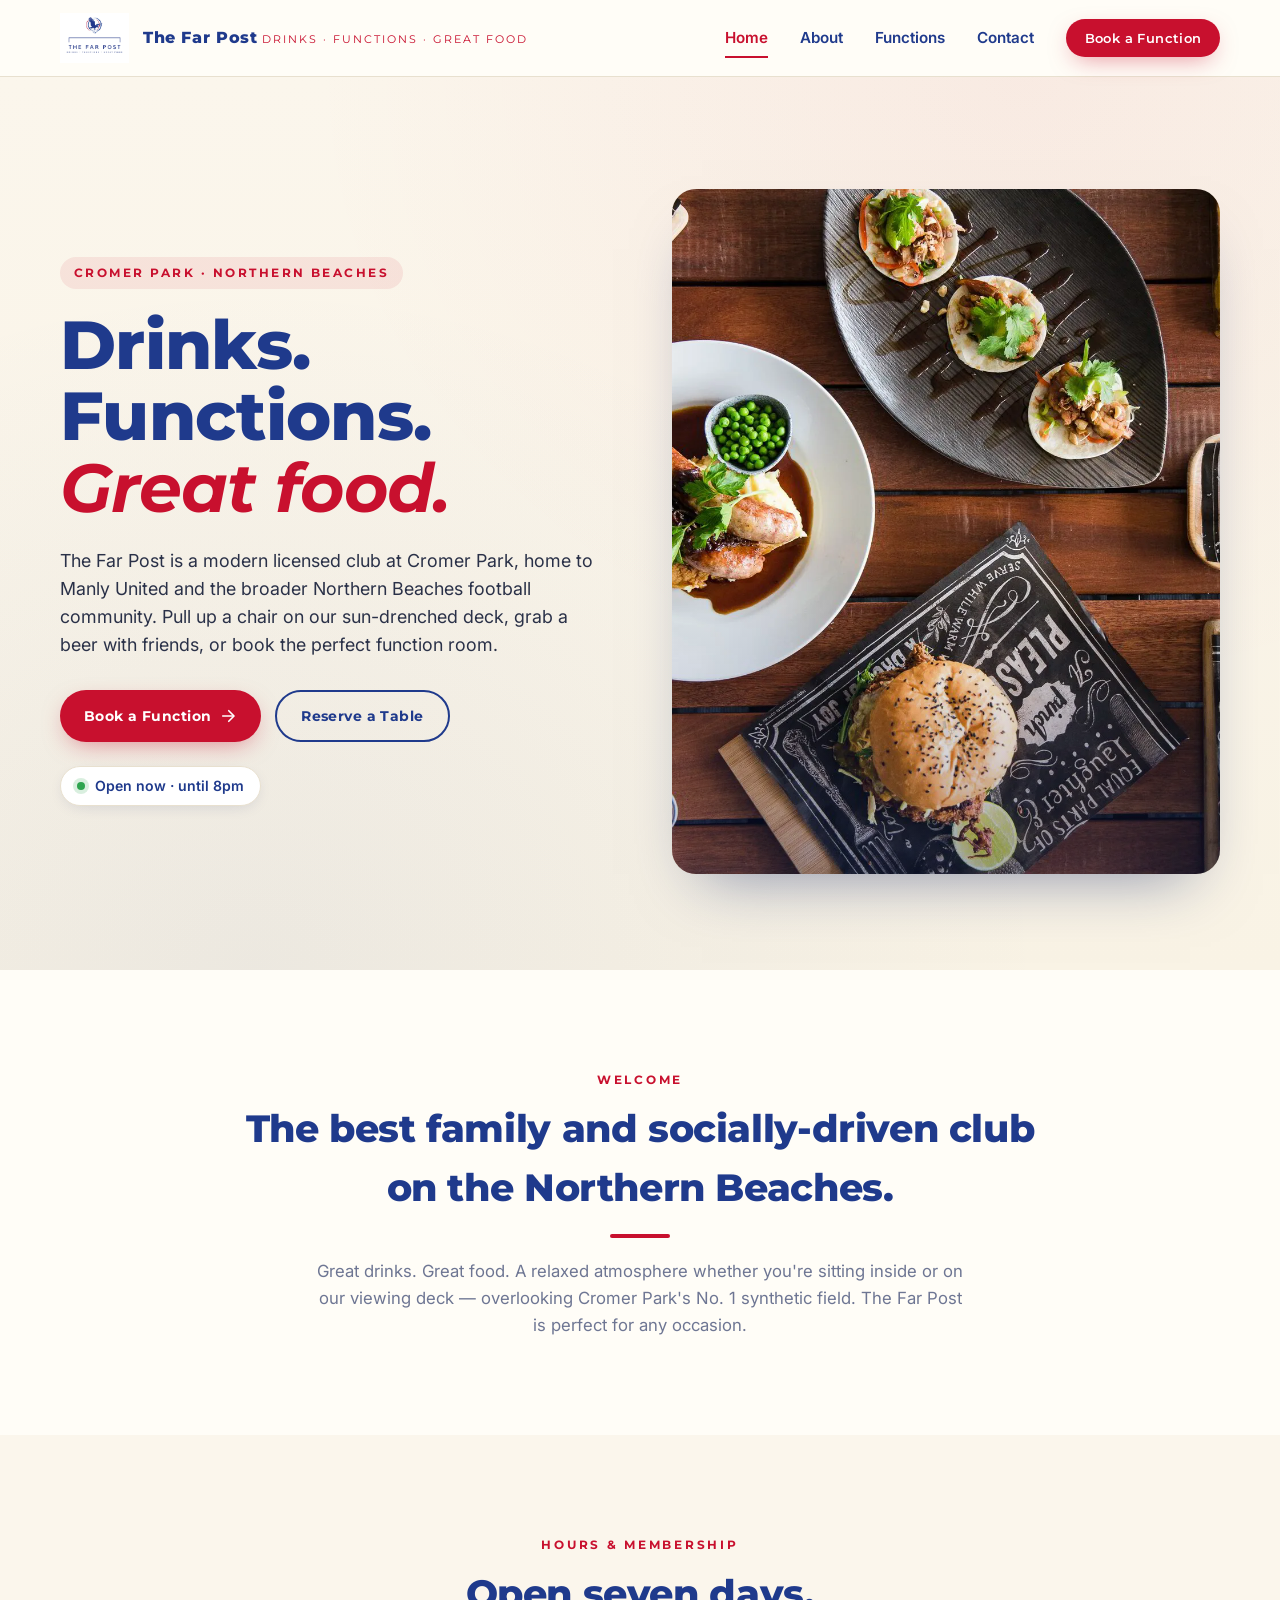
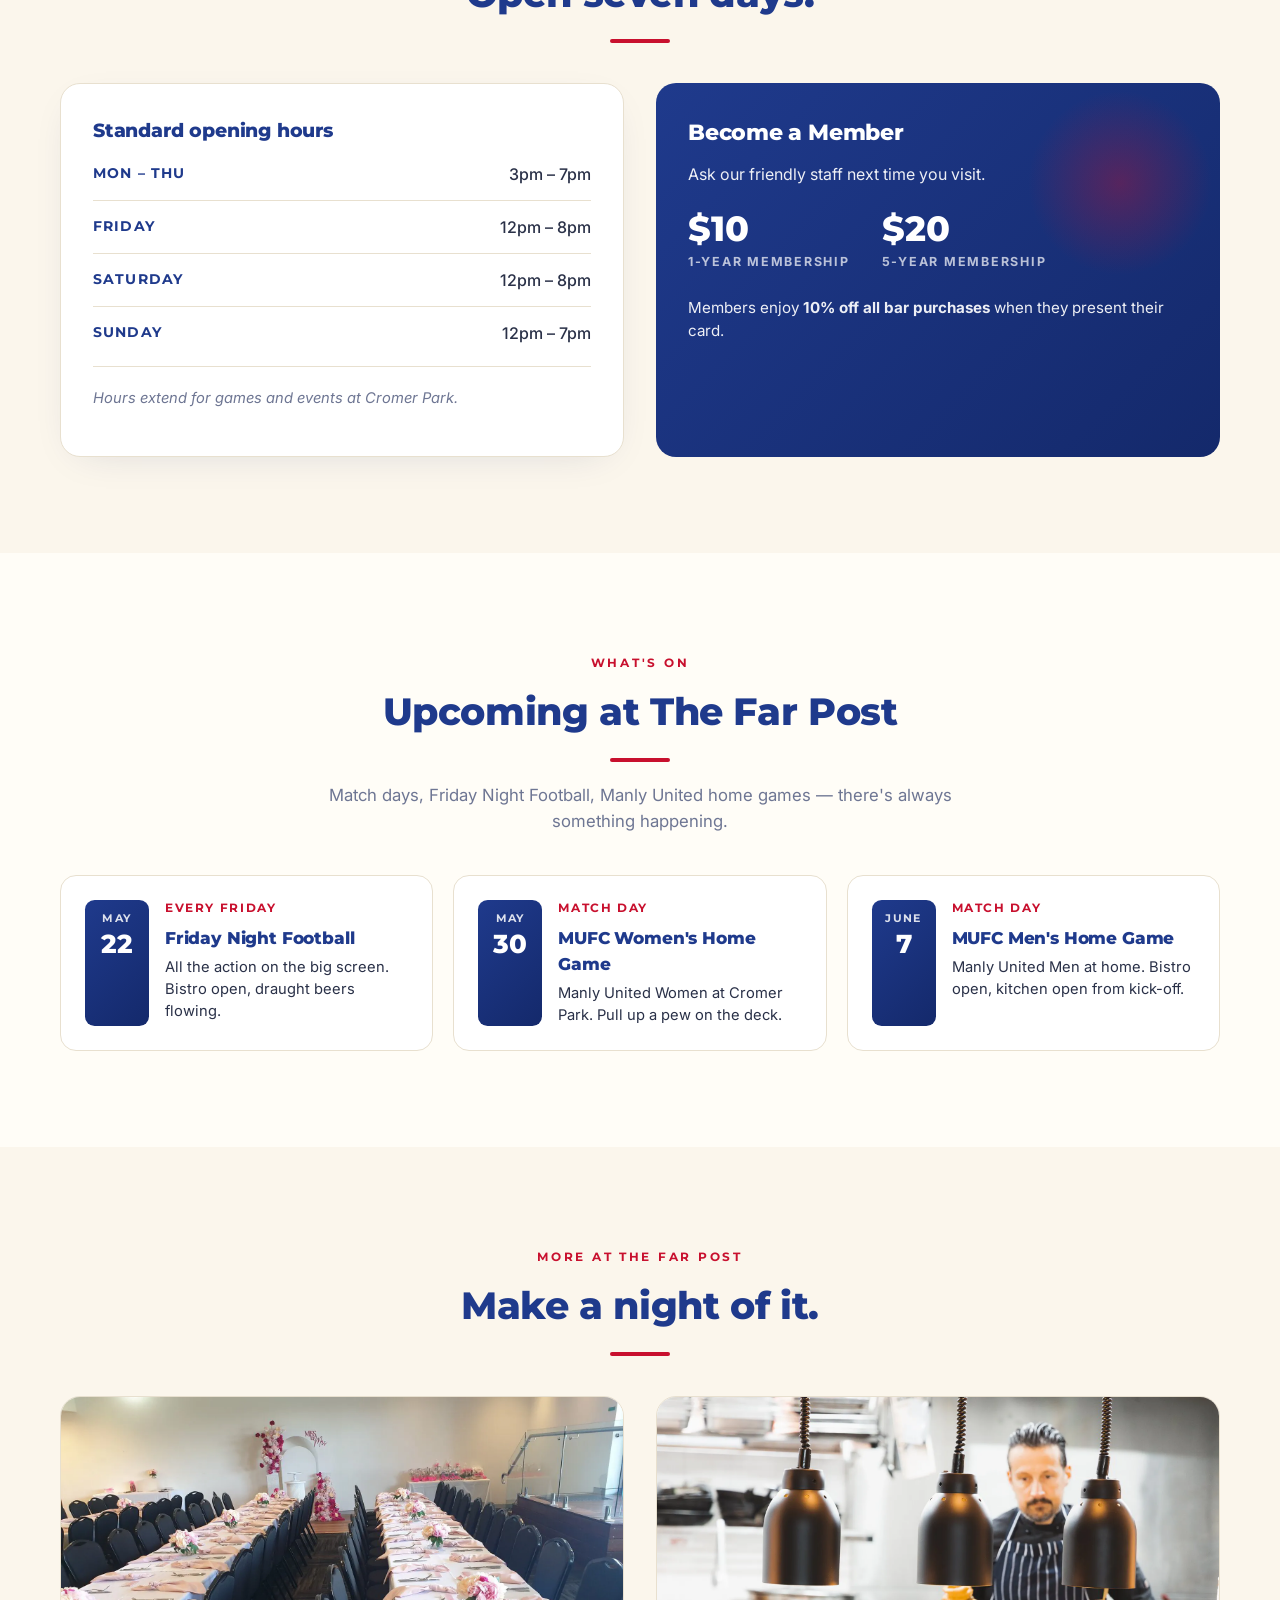
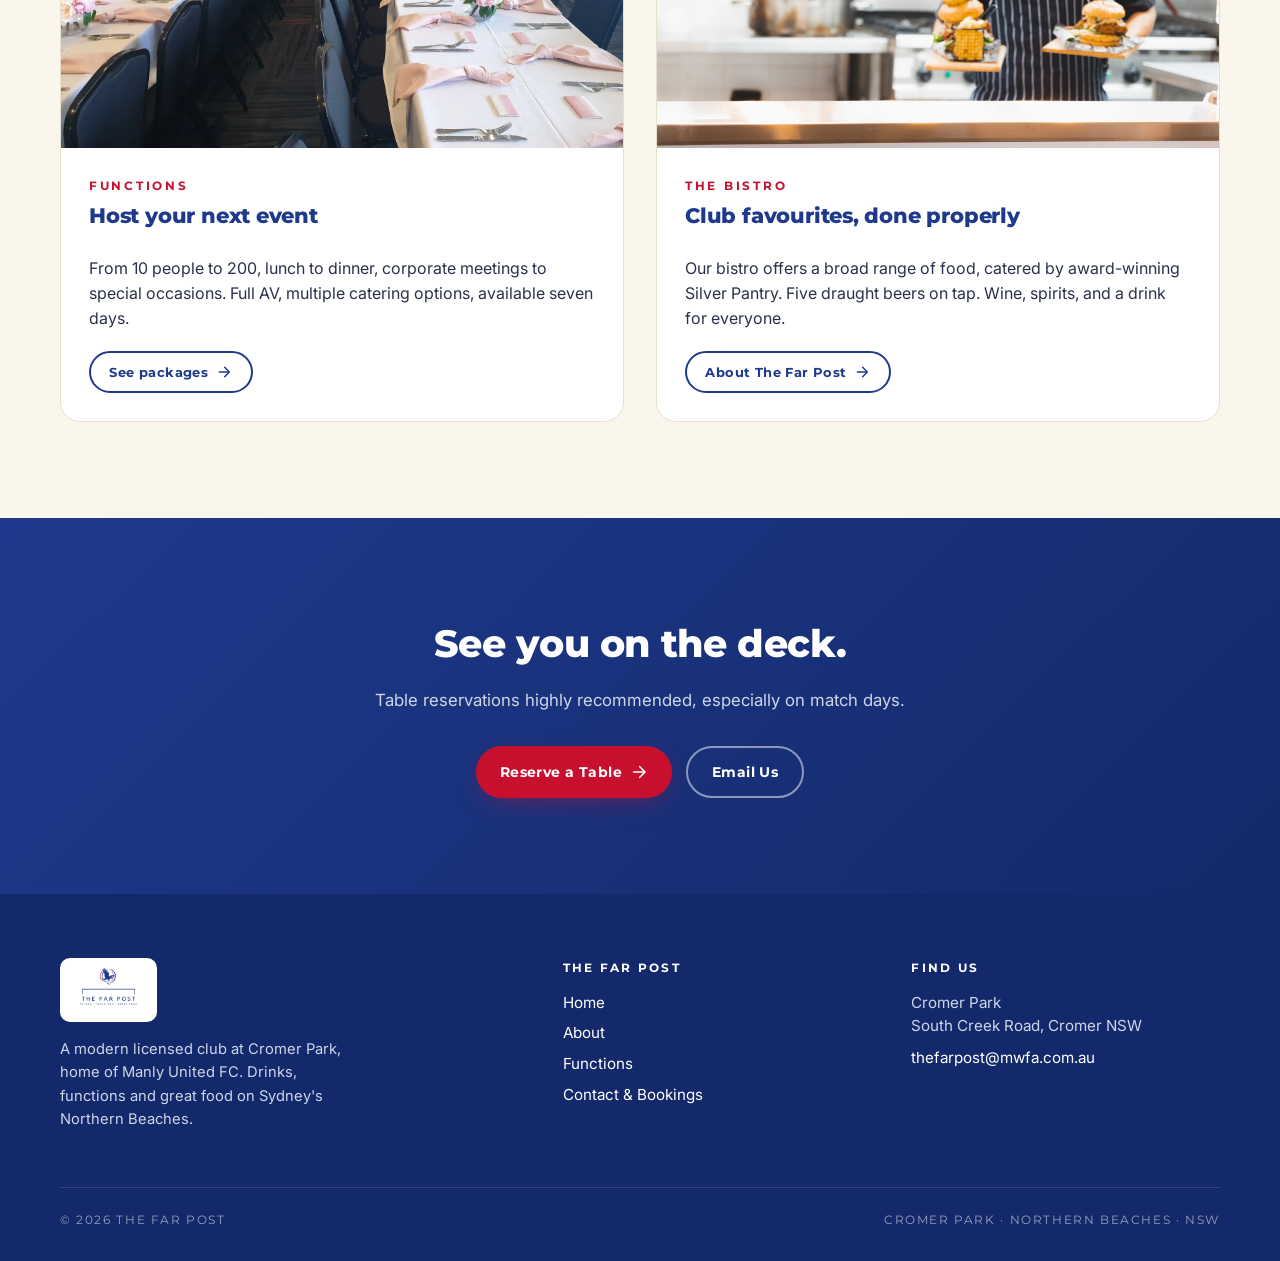
<file: index.html>
<!DOCTYPE html>
<html lang="en-AU">
<head>
  <meta charset="UTF-8" />
  <meta name="viewport" content="width=device-width, initial-scale=1.0" />
  <title>The Far Post · Cromer Park · Drinks · Functions · Great Food</title>
  <meta name="description" content="The Far Post is a modern licensed club at Cromer Park on Sydney's Northern Beaches. Bar, bistro and function venue, home of Manly United FC supporters." />
  <meta name="theme-color" content="#1f3a8c" />

  <meta property="og:title" content="The Far Post" />
  <meta property="og:description" content="Bar, bistro and function venue at Cromer Park. Northern Beaches." />
  <meta property="og:type" content="website" />

  <link rel="icon" type="image/png" href="images/farpost-logo.png" />

  <link rel="preconnect" href="https://fonts.googleapis.com" />
  <link rel="preconnect" href="https://fonts.gstatic.com" crossorigin />
  <link href="https://fonts.googleapis.com/css2?family=Inter:wght@400;500;600;700&family=Montserrat:ital,wght@0,500;0,600;0,700;0,800;1,600;1,700&display=swap" rel="stylesheet" />

  <link rel="stylesheet" href="css/styles.css" />
</head>
<body>

  <!-- Header -->
  <header class="site-header">
    <div class="container header-inner">
      <a href="index.html" class="brand-mark" aria-label="The Far Post home">
        <img src="images/farpost-logo.png" alt="" />
        <span class="wordmark">
          <span class="top">The Far Post</span>
          <span class="bot">Drinks · Functions · Great Food</span>
        </span>
      </a>

      <nav class="nav" id="nav" aria-label="Primary">
        <a href="index.html" class="active">Home</a>
        <a href="about.html">About</a>
        <a href="functions.html">Functions</a>
        <a href="contact.html">Contact</a>
        <a href="functions.html" class="btn btn-primary btn-sm">Book a Function</a>
      </nav>

      <button class="menu-toggle" id="menuToggle" aria-label="Open menu" aria-expanded="false" aria-controls="nav">
        <svg width="26" height="26" viewBox="0 0 24 24" fill="none" stroke="currentColor" stroke-width="2.2" stroke-linecap="round">
          <line x1="3" y1="6" x2="21" y2="6"/>
          <line x1="3" y1="12" x2="21" y2="12"/>
          <line x1="3" y1="18" x2="21" y2="18"/>
        </svg>
      </button>
    </div>
  </header>

  <!-- Hero -->
  <section class="hero">
    <div class="hero-bg"></div>
    <div class="hero-content">
      <div class="container">
        <div class="hero-grid">
          <div class="rise">
            <span class="eyebrow">Cromer Park · Northern Beaches</span>
            <h1>Drinks. Functions.<br><em>Great food.</em></h1>
            <p class="lede">
              The Far Post is a modern licensed club at Cromer Park, home to Manly United and the broader Northern Beaches football community. Pull up a chair on our sun-drenched deck, grab a beer with friends, or book the perfect function room.
            </p>

            <div class="hero-cta-row">
              <a href="functions.html" class="btn btn-primary btn-arrow">
                Book a Function
                <svg width="18" height="18" viewBox="0 0 24 24" fill="none" stroke="currentColor" stroke-width="2.2" stroke-linecap="round" stroke-linejoin="round"><path d="M5 12h14"/><path d="M13 5l7 7-7 7"/></svg>
              </a>
              <a href="contact.html" class="btn btn-ghost">Reserve a Table</a>
            </div>

            <div class="hours-pill" id="hoursPill">
              <span id="hoursPillText">Checking opening hours…</span>
            </div>
          </div>

          <div class="rise d2">
            <div class="hero-image-frame">
              <img src="images/food-spread.jpg" alt="A spread of dishes at The Far Post — burgers, mini tacos and bistro favourites" />
            </div>
          </div>
        </div>
      </div>
    </div>
  </section>

  <!-- Welcome / pull -->
  <section class="section section-paper">
    <div class="container-narrow" style="text-align: center;">
      <span class="section-eyebrow">Welcome</span>
      <h2 class="section-title">The best family and socially-driven club on the Northern Beaches.</h2>
      <div class="divider-line" style="margin-left: auto; margin-right: auto;"></div>
      <p class="section-lead" style="margin: 0 auto;">
        Great drinks. Great food. A relaxed atmosphere whether you're sitting inside or on our viewing deck — overlooking Cromer Park's No. 1 synthetic field. The Far Post is perfect for any occasion.
      </p>
    </div>
  </section>

  <!-- Hours + Membership -->
  <section class="section section-cream">
    <div class="container">
      <div class="section-head centered">
        <span class="section-eyebrow">Hours &amp; Membership</span>
        <h2 class="section-title">Open seven days.</h2>
        <div class="divider-line"></div>
      </div>

      <div style="display: grid; grid-template-columns: 1fr; gap: 1.5rem;">
        <style>@media (min-width: 880px){ .hours-membership-grid { grid-template-columns: 1fr 1fr !important; gap: 2rem !important; } }</style>
        <div class="hours-membership-grid" style="display: grid; grid-template-columns: 1fr; gap: 1.5rem;">

          <div class="hours-card">
            <h3 style="font-size: 1.2rem; margin-bottom: 1rem;">Standard opening hours</h3>
            <ul class="hours-list">
              <li><span class="day">Mon – Thu</span><span class="time">3pm – 7pm</span></li>
              <li><span class="day">Friday</span><span class="time">12pm – 8pm</span></li>
              <li><span class="day">Saturday</span><span class="time">12pm – 8pm</span></li>
              <li><span class="day">Sunday</span><span class="time">12pm – 7pm</span></li>
            </ul>
            <p class="hours-note">Hours extend for games and events at Cromer Park.</p>
          </div>

          <div class="membership-card">
            <h3>Become a Member</h3>
            <p style="position: relative; color: rgba(255,255,255,0.92); margin-top: 0.75rem;">Ask our friendly staff next time you visit.</p>
            <div class="price-row">
              <div>
                <div class="price">$10</div>
                <div class="price-sub">1-year membership</div>
              </div>
              <div>
                <div class="price">$20</div>
                <div class="price-sub">5-year membership</div>
              </div>
            </div>
            <p class="perk">Members enjoy <strong>10% off all bar purchases</strong> when they present their card.</p>
          </div>

        </div>
      </div>
    </div>
  </section>

  <!-- What's On -->
  <section class="section section-paper">
    <div class="container">
      <div class="section-head centered">
        <span class="section-eyebrow">What's On</span>
        <h2 class="section-title">Upcoming at The Far Post</h2>
        <div class="divider-line"></div>
        <p class="section-lead" style="margin: 0 auto;">
          Match days, Friday Night Football, Manly United home games — there's always something happening.
        </p>
      </div>

      <div class="event-grid" id="eventGrid">
        <!-- Populated from data/events.json -->
      </div>
    </div>
  </section>

  <!-- Feature pair: Functions + Food -->
  <section class="section section-cream">
    <div class="container">
      <div class="section-head centered">
        <span class="section-eyebrow">More at The Far Post</span>
        <h2 class="section-title">Make a night of it.</h2>
        <div class="divider-line"></div>
      </div>

      <div style="display: grid; grid-template-columns: 1fr; gap: 1.5rem;">
        <style>@media (min-width: 880px){ .feature-pair-grid { grid-template-columns: 1fr 1fr !important; gap: 2rem !important; } }</style>
        <div class="feature-pair-grid" style="display: grid; grid-template-columns: 1fr; gap: 1.5rem;">

          <a href="functions.html" class="feature-card" style="text-decoration: none; color: inherit;">
            <div class="feature-image" style="background-image: url('images/functions-setup.jpg');"></div>
            <div class="feature-body">
              <span class="section-eyebrow" style="margin-bottom: 0.3rem;">Functions</span>
              <h3>Host your next event</h3>
              <p>From 10 people to 200, lunch to dinner, corporate meetings to special occasions. Full AV, multiple catering options, available seven days.</p>
              <span class="btn btn-ghost btn-sm" style="align-self: flex-start;">
                See packages
                <svg width="16" height="16" viewBox="0 0 24 24" fill="none" stroke="currentColor" stroke-width="2.2" stroke-linecap="round" stroke-linejoin="round"><path d="M5 12h14"/><path d="M13 5l7 7-7 7"/></svg>
              </span>
            </div>
          </a>

          <a href="about.html" class="feature-card" style="text-decoration: none; color: inherit;">
            <div class="feature-image" style="background-image: url('images/chef-plating.jpg');"></div>
            <div class="feature-body">
              <span class="section-eyebrow" style="margin-bottom: 0.3rem;">The Bistro</span>
              <h3>Club favourites, done properly</h3>
              <p>Our bistro offers a broad range of food, catered by award-winning Silver Pantry. Five draught beers on tap. Wine, spirits, and a drink for everyone.</p>
              <span class="btn btn-ghost btn-sm" style="align-self: flex-start;">
                About The Far Post
                <svg width="16" height="16" viewBox="0 0 24 24" fill="none" stroke="currentColor" stroke-width="2.2" stroke-linecap="round" stroke-linejoin="round"><path d="M5 12h14"/><path d="M13 5l7 7-7 7"/></svg>
              </span>
            </div>
          </a>

        </div>
      </div>
    </div>
  </section>

  <!-- Final CTA -->
  <section class="section section-navy">
    <div class="container-narrow" style="text-align: center;">
      <h2 class="section-title" style="color: #fff;">See you on the deck.</h2>
      <p class="section-lead" style="margin: 0.5rem auto 2rem;">Table reservations highly recommended, especially on match days.</p>
      <div class="hero-cta-row" style="justify-content: center;">
        <a href="contact.html" class="btn btn-primary btn-arrow">
          Reserve a Table
          <svg width="18" height="18" viewBox="0 0 24 24" fill="none" stroke="currentColor" stroke-width="2.2" stroke-linecap="round" stroke-linejoin="round"><path d="M5 12h14"/><path d="M13 5l7 7-7 7"/></svg>
        </a>
        <a href="mailto:thefarpost@mwfa.com.au?subject=The%20Far%20Post%20%E2%80%93%20Enquiry" class="btn btn-ghost-light">Email Us</a>
      </div>
    </div>
  </section>

  <!-- Footer -->
  <footer class="site-footer">
    <div class="container">
      <div class="footer-grid">
        <div class="footer-brand">
          <img src="images/farpost-logo.png" alt="The Far Post" />
          <p class="footer-blurb">
            A modern licensed club at Cromer Park, home of Manly United FC. Drinks, functions and great food on Sydney's Northern Beaches.
          </p>
        </div>
        <div>
          <div class="footer-heading">The Far Post</div>
          <ul style="list-style: none; padding: 0; margin: 0; display: flex; flex-direction: column; gap: 0.45rem; font-size: 0.95rem;">
            <li><a href="index.html">Home</a></li>
            <li><a href="about.html">About</a></li>
            <li><a href="functions.html">Functions</a></li>
            <li><a href="contact.html">Contact &amp; Bookings</a></li>
          </ul>
        </div>
        <div>
          <div class="footer-heading">Find us</div>
          <p style="font-size: 0.95rem; margin: 0 0 0.5rem;">Cromer Park<br>South Creek Road, Cromer NSW</p>
          <p style="font-size: 0.95rem; margin: 0 0 1rem;"><a href="mailto:thefarpost@mwfa.com.au?subject=The%20Far%20Post%20%E2%80%93%20Enquiry">thefarpost@mwfa.com.au</a></p>
        </div>
      </div>
      <div class="footer-bottom">
        <div>&copy; 2026 The Far Post</div>
        <div>Cromer Park · Northern Beaches · NSW</div>
      </div>
    </div>
  </footer>

  <script src="js/main.js"></script>
  <script src="js/events.js"></script>
</body>
</html>
</file>
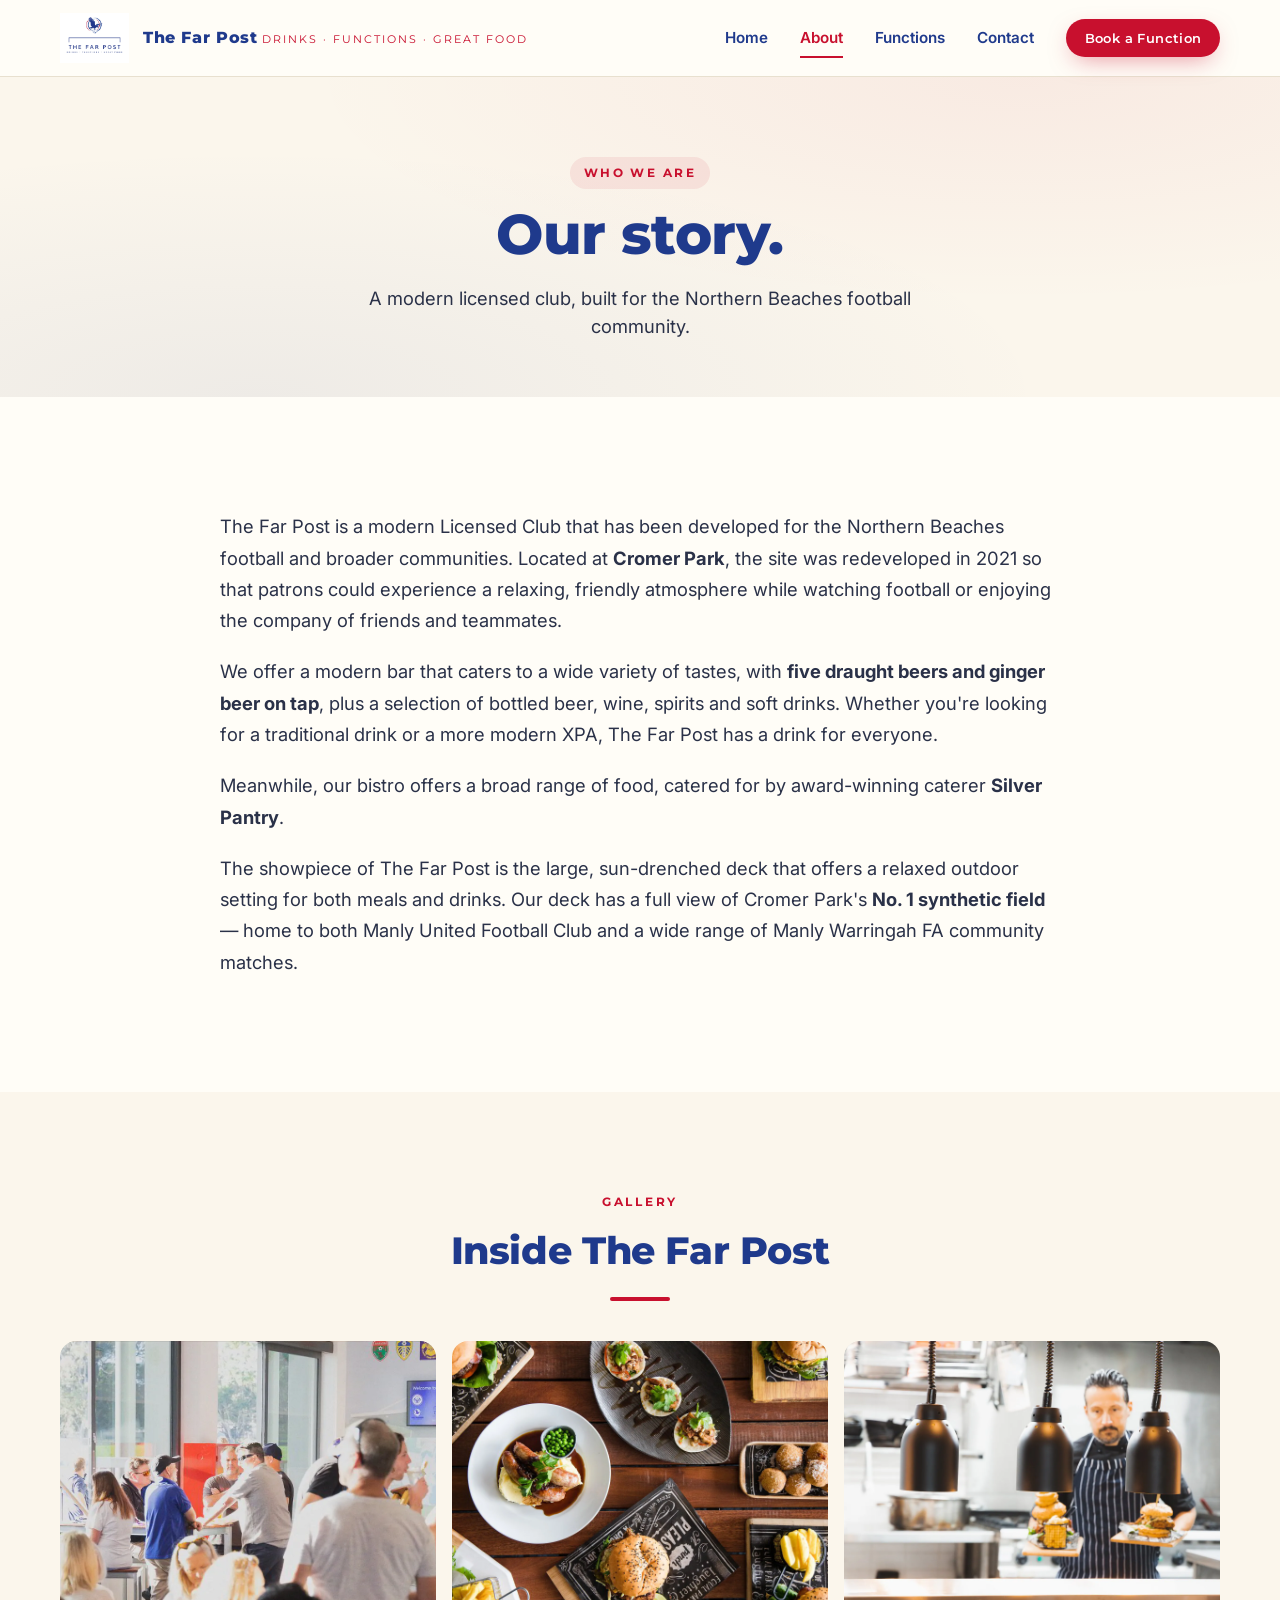
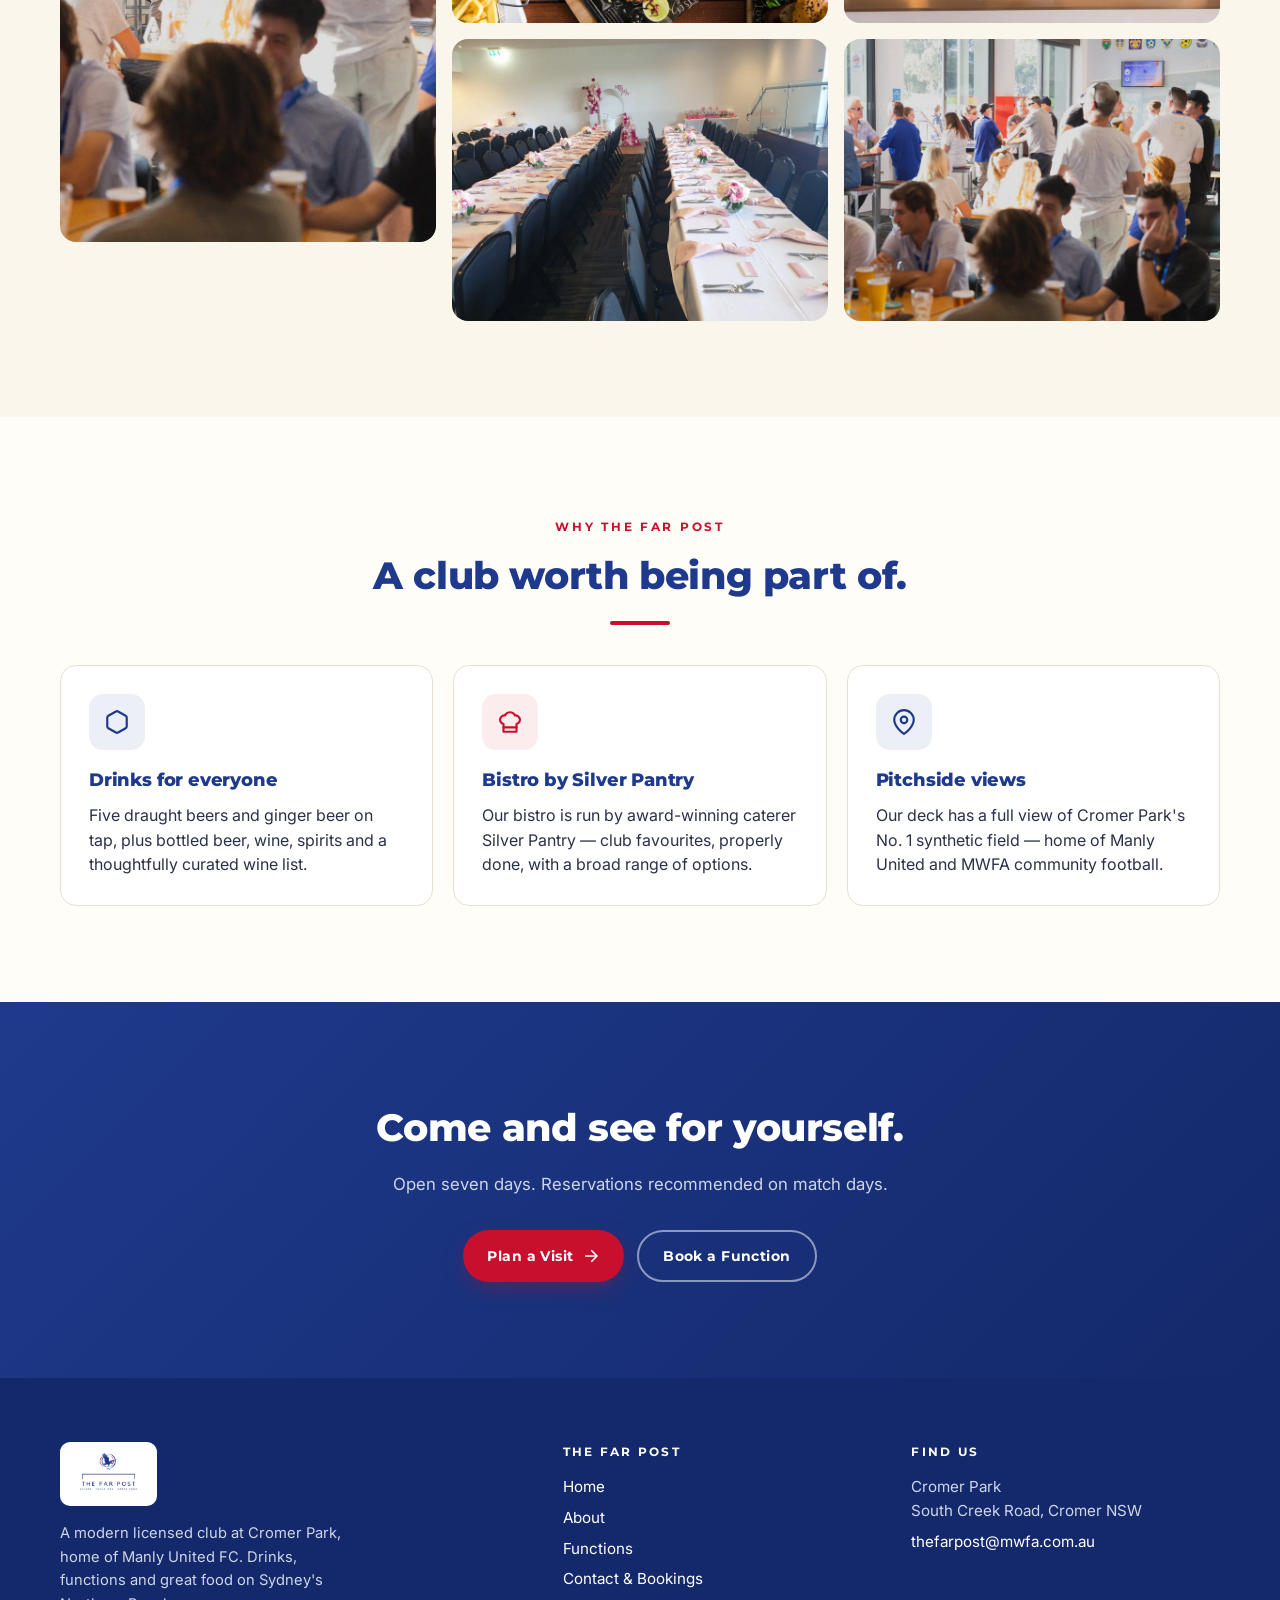
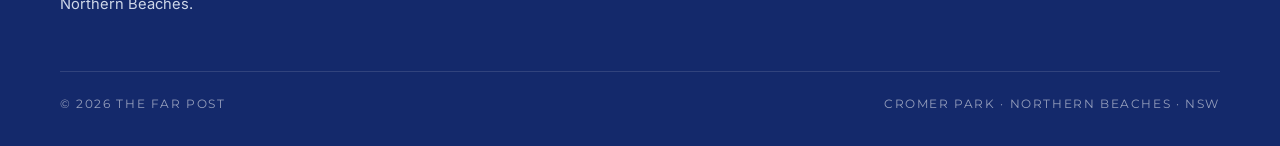
<file: about.html>
<!DOCTYPE html>
<html lang="en-AU">
<head>
  <meta charset="UTF-8" />
  <meta name="viewport" content="width=device-width, initial-scale=1.0" />
  <title>About · The Far Post</title>
  <meta name="description" content="The Far Post is a modern licensed club at Cromer Park, redeveloped in 2021. Bar, bistro, and the best view of Cromer Park's No. 1 synthetic field." />
  <meta name="theme-color" content="#1f3a8c" />

  <link rel="icon" type="image/png" href="images/farpost-logo.png" />

  <link rel="preconnect" href="https://fonts.googleapis.com" />
  <link rel="preconnect" href="https://fonts.gstatic.com" crossorigin />
  <link href="https://fonts.googleapis.com/css2?family=Inter:wght@400;500;600;700&family=Montserrat:ital,wght@0,500;0,600;0,700;0,800;1,600;1,700&display=swap" rel="stylesheet" />

  <link rel="stylesheet" href="css/styles.css" />
</head>
<body>

  <header class="site-header">
    <div class="container header-inner">
      <a href="index.html" class="brand-mark" aria-label="The Far Post home">
        <img src="images/farpost-logo.png" alt="" />
        <span class="wordmark">
          <span class="top">The Far Post</span>
          <span class="bot">Drinks · Functions · Great Food</span>
        </span>
      </a>
      <nav class="nav" id="nav" aria-label="Primary">
        <a href="index.html">Home</a>
        <a href="about.html" class="active">About</a>
        <a href="functions.html">Functions</a>
        <a href="contact.html">Contact</a>
        <a href="functions.html" class="btn btn-primary btn-sm">Book a Function</a>
      </nav>
      <button class="menu-toggle" id="menuToggle" aria-label="Open menu" aria-expanded="false" aria-controls="nav">
        <svg width="26" height="26" viewBox="0 0 24 24" fill="none" stroke="currentColor" stroke-width="2.2" stroke-linecap="round">
          <line x1="3" y1="6" x2="21" y2="6"/>
          <line x1="3" y1="12" x2="21" y2="12"/>
          <line x1="3" y1="18" x2="21" y2="18"/>
        </svg>
      </button>
    </div>
  </header>

  <section class="page-hero">
    <div class="container-narrow">
      <span class="eyebrow">Who We Are</span>
      <h1>Our story.</h1>
      <p class="lede">A modern licensed club, built for the Northern Beaches football community.</p>
    </div>
  </section>

  <section class="section section-paper">
    <div class="container-narrow">
      <p style="font-size: 1.15rem; line-height: 1.7; margin-bottom: 1.25rem;">
        The Far Post is a modern Licensed Club that has been developed for the Northern Beaches football and broader communities. Located at <strong>Cromer Park</strong>, the site was redeveloped in 2021 so that patrons could experience a relaxing, friendly atmosphere while watching football or enjoying the company of friends and teammates.
      </p>
      <p style="font-size: 1.15rem; line-height: 1.7; margin-bottom: 1.25rem;">
        We offer a modern bar that caters to a wide variety of tastes, with <strong>five draught beers and ginger beer on tap</strong>, plus a selection of bottled beer, wine, spirits and soft drinks. Whether you're looking for a traditional drink or a more modern XPA, The Far Post has a drink for everyone.
      </p>
      <p style="font-size: 1.15rem; line-height: 1.7; margin-bottom: 1.25rem;">
        Meanwhile, our bistro offers a broad range of food, catered for by award-winning caterer <strong>Silver Pantry</strong>.
      </p>
      <p style="font-size: 1.15rem; line-height: 1.7;">
        The showpiece of The Far Post is the large, sun-drenched deck that offers a relaxed outdoor setting for both meals and drinks. Our deck has a full view of Cromer Park's <strong>No. 1 synthetic field</strong> — home to both Manly United Football Club and a wide range of Manly Warringah FA community matches.
      </p>
    </div>
  </section>

  <!-- Gallery -->
  <section class="section section-cream">
    <div class="container">
      <div class="section-head centered">
        <span class="section-eyebrow">Gallery</span>
        <h2 class="section-title">Inside The Far Post</h2>
        <div class="divider-line"></div>
      </div>
      <div class="photo-grid">
        <div class="photo-tile tall" style="background-image: url('images/bar-crowd.jpg');"></div>
        <div class="photo-tile" style="background-image: url('images/food-spread.jpg');"></div>
        <div class="photo-tile" style="background-image: url('images/chef-plating.jpg');"></div>
        <div class="photo-tile" style="background-image: url('images/functions-setup.jpg');"></div>
        <div class="photo-tile" style="background-image: url('images/stock-1.jpg');"></div>
      </div>
    </div>
  </section>

  <!-- Three highlights strip -->
  <section class="section section-paper">
    <div class="container">
      <div class="section-head centered">
        <span class="section-eyebrow">Why The Far Post</span>
        <h2 class="section-title">A club worth being part of.</h2>
        <div class="divider-line"></div>
      </div>

      <div style="display: grid; grid-template-columns: 1fr; gap: 1.25rem;">
        <style>@media (min-width: 880px){ .why-grid { grid-template-columns: repeat(3, 1fr) !important; } }</style>
        <div class="why-grid" style="display: grid; grid-template-columns: 1fr; gap: 1.25rem;">

          <div style="background: #fff; border: 1px solid var(--fp-line); border-radius: 1rem; padding: 1.75rem;">
            <div style="width: 56px; height: 56px; border-radius: 14px; background: rgba(31,58,140,0.08); color: var(--fp-navy); display: flex; align-items: center; justify-content: center; margin-bottom: 1rem;">
              <svg width="26" height="26" viewBox="0 0 24 24" fill="none" stroke="currentColor" stroke-width="2" stroke-linecap="round" stroke-linejoin="round"><path d="M21 16V8a2 2 0 0 0-1-1.73l-7-4a2 2 0 0 0-2 0l-7 4A2 2 0 0 0 3 8v8a2 2 0 0 0 1 1.73l7 4a2 2 0 0 0 2 0l7-4A2 2 0 0 0 21 16z"></path></svg>
            </div>
            <h3 style="font-size: 1.15rem; margin-bottom: 0.5rem;">Drinks for everyone</h3>
            <p style="margin: 0;">Five draught beers and ginger beer on tap, plus bottled beer, wine, spirits and a thoughtfully curated wine list.</p>
          </div>

          <div style="background: #fff; border: 1px solid var(--fp-line); border-radius: 1rem; padding: 1.75rem;">
            <div style="width: 56px; height: 56px; border-radius: 14px; background: rgba(200,16,46,0.08); color: var(--fp-red); display: flex; align-items: center; justify-content: center; margin-bottom: 1rem;">
              <svg width="26" height="26" viewBox="0 0 24 24" fill="none" stroke="currentColor" stroke-width="2" stroke-linecap="round" stroke-linejoin="round"><path d="M6 13.87A4 4 0 0 1 7.41 6a5.11 5.11 0 0 1 1.05-1.54 5 5 0 0 1 7.08 0A5.11 5.11 0 0 1 16.59 6 4 4 0 0 1 18 13.87V21H6Z"></path><line x1="6" y1="17" x2="18" y2="17"></line></svg>
            </div>
            <h3 style="font-size: 1.15rem; margin-bottom: 0.5rem;">Bistro by Silver Pantry</h3>
            <p style="margin: 0;">Our bistro is run by award-winning caterer Silver Pantry — club favourites, properly done, with a broad range of options.</p>
          </div>

          <div style="background: #fff; border: 1px solid var(--fp-line); border-radius: 1rem; padding: 1.75rem;">
            <div style="width: 56px; height: 56px; border-radius: 14px; background: rgba(31,58,140,0.08); color: var(--fp-navy); display: flex; align-items: center; justify-content: center; margin-bottom: 1rem;">
              <svg width="26" height="26" viewBox="0 0 24 24" fill="none" stroke="currentColor" stroke-width="2" stroke-linecap="round" stroke-linejoin="round"><path d="M21 10c0 7-9 13-9 13s-9-6-9-13a9 9 0 0 1 18 0z"></path><circle cx="12" cy="10" r="3"></circle></svg>
            </div>
            <h3 style="font-size: 1.15rem; margin-bottom: 0.5rem;">Pitchside views</h3>
            <p style="margin: 0;">Our deck has a full view of Cromer Park's No. 1 synthetic field — home of Manly United and MWFA community football.</p>
          </div>

        </div>
      </div>
    </div>
  </section>

  <!-- CTA -->
  <section class="section section-navy">
    <div class="container-narrow" style="text-align: center;">
      <h2 class="section-title" style="color: #fff;">Come and see for yourself.</h2>
      <p class="section-lead" style="margin: 0.5rem auto 2rem;">Open seven days. Reservations recommended on match days.</p>
      <div class="hero-cta-row" style="justify-content: center;">
        <a href="contact.html" class="btn btn-primary btn-arrow">
          Plan a Visit
          <svg width="18" height="18" viewBox="0 0 24 24" fill="none" stroke="currentColor" stroke-width="2.2" stroke-linecap="round" stroke-linejoin="round"><path d="M5 12h14"/><path d="M13 5l7 7-7 7"/></svg>
        </a>
        <a href="functions.html" class="btn btn-ghost-light">Book a Function</a>
      </div>
    </div>
  </section>

  <footer class="site-footer">
    <div class="container">
      <div class="footer-grid">
        <div class="footer-brand">
          <img src="images/farpost-logo.png" alt="The Far Post" />
          <p class="footer-blurb">
            A modern licensed club at Cromer Park, home of Manly United FC. Drinks, functions and great food on Sydney's Northern Beaches.
          </p>
        </div>
        <div>
          <div class="footer-heading">The Far Post</div>
          <ul style="list-style: none; padding: 0; margin: 0; display: flex; flex-direction: column; gap: 0.45rem; font-size: 0.95rem;">
            <li><a href="index.html">Home</a></li>
            <li><a href="about.html">About</a></li>
            <li><a href="functions.html">Functions</a></li>
            <li><a href="contact.html">Contact &amp; Bookings</a></li>
          </ul>
        </div>
        <div>
          <div class="footer-heading">Find us</div>
          <p style="font-size: 0.95rem; margin: 0 0 0.5rem;">Cromer Park<br>South Creek Road, Cromer NSW</p>
          <p style="font-size: 0.95rem; margin: 0 0 1rem;"><a href="mailto:thefarpost@mwfa.com.au?subject=The%20Far%20Post%20%E2%80%93%20Enquiry">thefarpost@mwfa.com.au</a></p>
        </div>
      </div>
      <div class="footer-bottom">
        <div>&copy; 2026 The Far Post</div>
        <div>Cromer Park · Northern Beaches · NSW</div>
      </div>
    </div>
  </footer>

  <script src="js/main.js"></script>
</body>
</html>
</file>
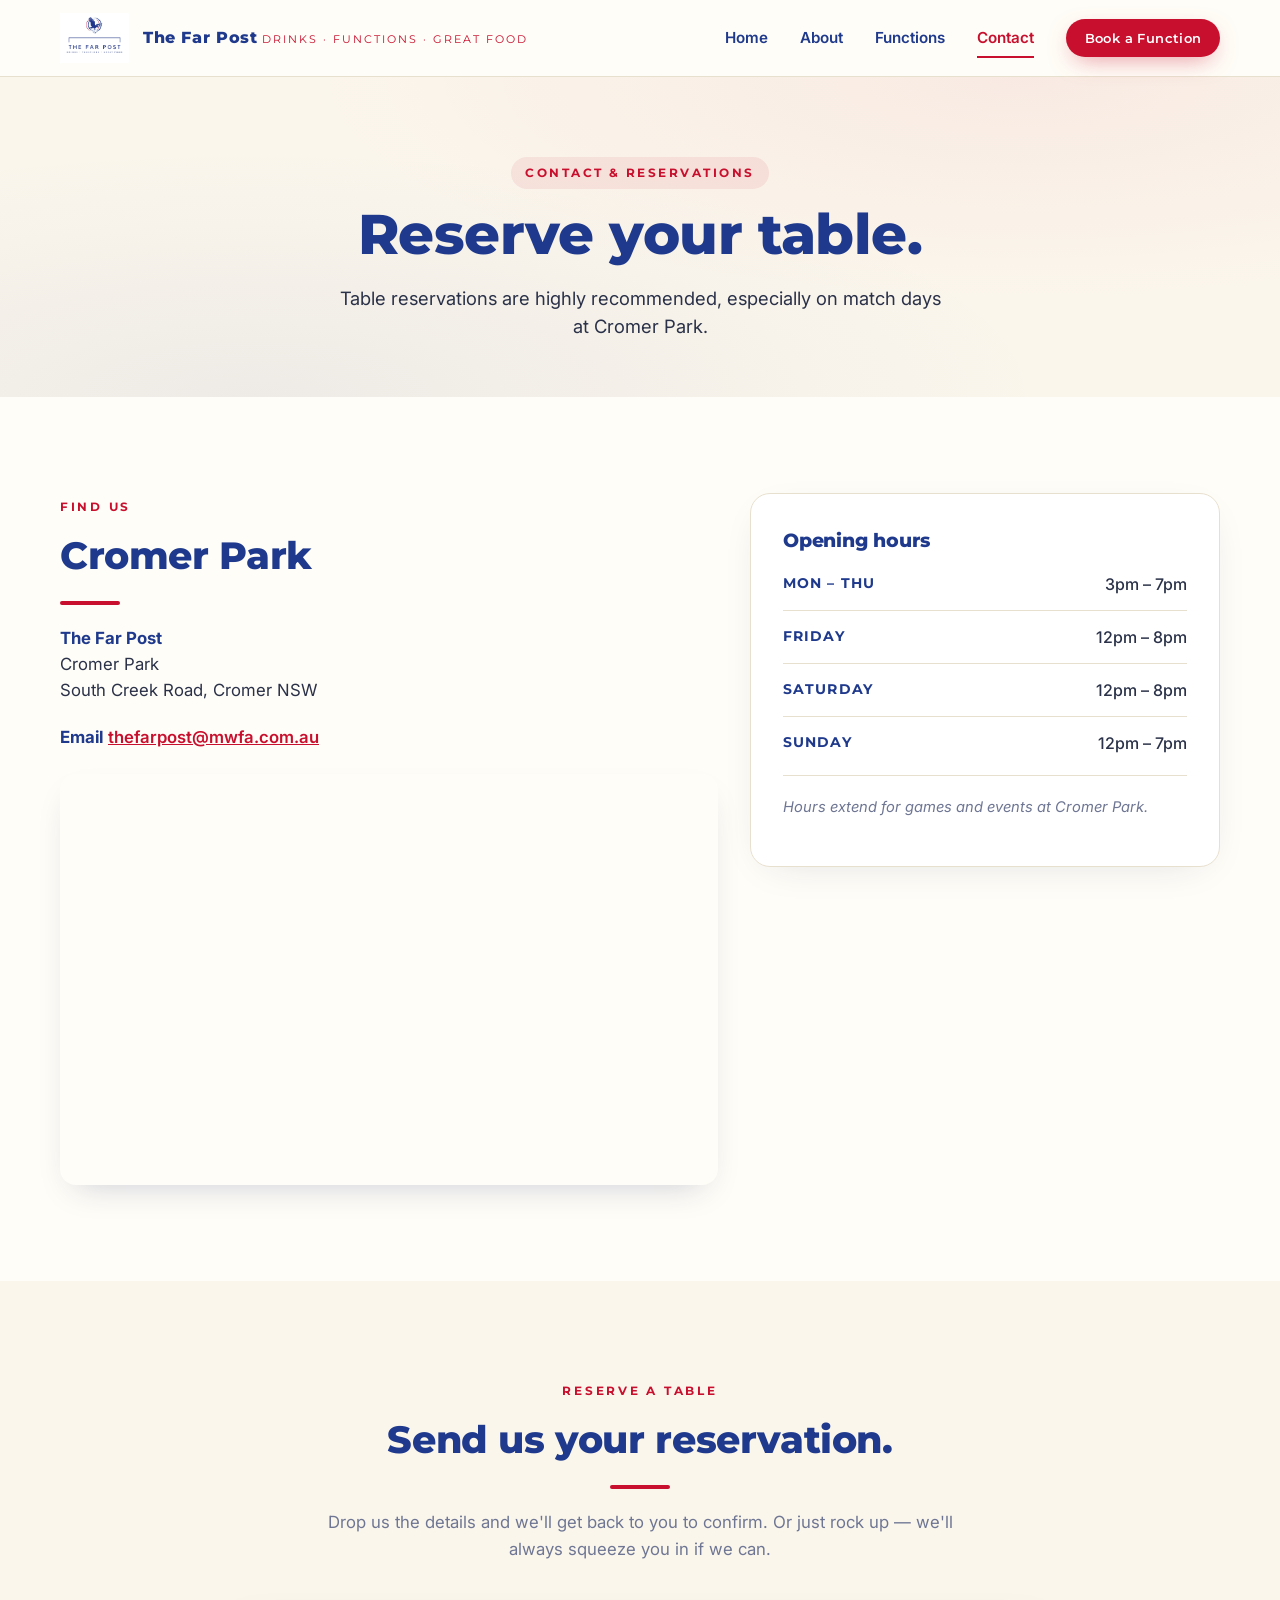
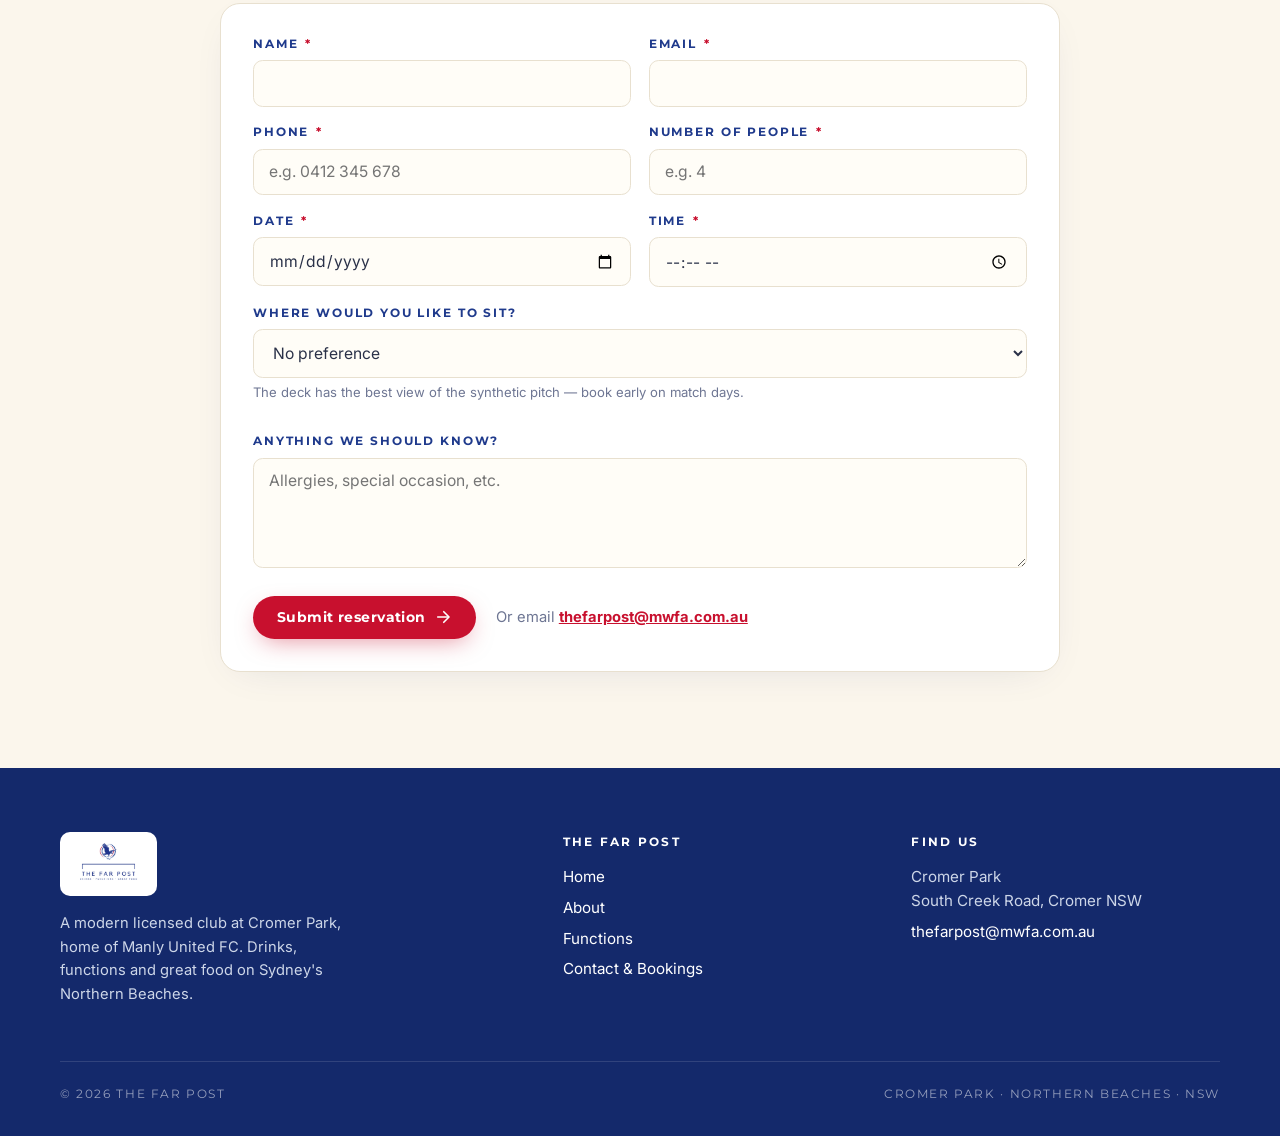
<file: contact.html>
<!DOCTYPE html>
<html lang="en-AU">
<head>
  <meta charset="UTF-8" />
  <meta name="viewport" content="width=device-width, initial-scale=1.0" />
  <title>Contact &amp; Reservations · The Far Post</title>
  <meta name="description" content="Reserve a table at The Far Post at Cromer Park. Opening hours, location and contact details." />
  <meta name="theme-color" content="#1f3a8c" />

  <link rel="icon" type="image/png" href="images/farpost-logo.png" />

  <link rel="preconnect" href="https://fonts.googleapis.com" />
  <link rel="preconnect" href="https://fonts.gstatic.com" crossorigin />
  <link href="https://fonts.googleapis.com/css2?family=Inter:wght@400;500;600;700&family=Montserrat:ital,wght@0,500;0,600;0,700;0,800;1,600;1,700&display=swap" rel="stylesheet" />

  <link rel="stylesheet" href="css/styles.css" />
</head>
<body>

  <header class="site-header">
    <div class="container header-inner">
      <a href="index.html" class="brand-mark" aria-label="The Far Post home">
        <img src="images/farpost-logo.png" alt="" />
        <span class="wordmark">
          <span class="top">The Far Post</span>
          <span class="bot">Drinks · Functions · Great Food</span>
        </span>
      </a>
      <nav class="nav" id="nav" aria-label="Primary">
        <a href="index.html">Home</a>
        <a href="about.html">About</a>
        <a href="functions.html">Functions</a>
        <a href="contact.html" class="active">Contact</a>
        <a href="functions.html" class="btn btn-primary btn-sm">Book a Function</a>
      </nav>
      <button class="menu-toggle" id="menuToggle" aria-label="Open menu" aria-expanded="false" aria-controls="nav">
        <svg width="26" height="26" viewBox="0 0 24 24" fill="none" stroke="currentColor" stroke-width="2.2" stroke-linecap="round">
          <line x1="3" y1="6" x2="21" y2="6"/>
          <line x1="3" y1="12" x2="21" y2="12"/>
          <line x1="3" y1="18" x2="21" y2="18"/>
        </svg>
      </button>
    </div>
  </header>

  <section class="page-hero">
    <div class="container-narrow">
      <span class="eyebrow">Contact &amp; Reservations</span>
      <h1>Reserve your table.</h1>
      <p class="lede">
        Table reservations are highly recommended, especially on match days at Cromer Park.
      </p>
    </div>
  </section>

  <!-- Find us + Hours -->
  <section class="section section-paper">
    <div class="container">
      <div style="display: grid; grid-template-columns: 1fr; gap: 2rem;">
        <style>@media (min-width: 880px){ .find-grid { grid-template-columns: 1.4fr 1fr !important; } }</style>
        <div class="find-grid" style="display: grid; grid-template-columns: 1fr; gap: 2rem; align-items: start;">

          <div>
            <span class="section-eyebrow">Find us</span>
            <h2 class="section-title">Cromer Park</h2>
            <div class="divider-line"></div>

            <p style="font-size: 1.05rem; margin-bottom: 1.25rem;">
              <strong style="color: var(--fp-navy);">The Far Post</strong><br>
              Cromer Park<br>
              South Creek Road, Cromer NSW
            </p>
            <p style="font-size: 1.05rem; margin-bottom: 0.5rem;">
              <strong style="color: var(--fp-navy);">Email</strong>
              <a href="mailto:thefarpost@mwfa.com.au?subject=The%20Far%20Post%20%E2%80%93%20Enquiry" style="color: var(--fp-red); font-weight: 600;">thefarpost@mwfa.com.au</a>
            </p>

            <div style="margin-top: 1.5rem; border-radius: 1rem; overflow: hidden; box-shadow: 0 14px 32px -16px rgba(20,41,107,0.25); aspect-ratio: 16 / 10;">
              <iframe
                src="https://www.google.com/maps?q=Cromer+Park+Sydney+NSW&output=embed"
                width="100%" height="100%" style="border:0;" allowfullscreen=""
                loading="lazy" referrerpolicy="no-referrer-when-downgrade"
                title="The Far Post at Cromer Park"></iframe>
            </div>
          </div>

          <div class="hours-card">
            <h3 style="font-size: 1.2rem; margin-bottom: 1rem;">Opening hours</h3>
            <ul class="hours-list">
              <li><span class="day">Mon – Thu</span><span class="time">3pm – 7pm</span></li>
              <li><span class="day">Friday</span><span class="time">12pm – 8pm</span></li>
              <li><span class="day">Saturday</span><span class="time">12pm – 8pm</span></li>
              <li><span class="day">Sunday</span><span class="time">12pm – 7pm</span></li>
            </ul>
            <p class="hours-note">Hours extend for games and events at Cromer Park.</p>
          </div>

        </div>
      </div>
    </div>
  </section>

  <!-- Reservation form -->
  <section class="section section-cream">
    <div class="container-narrow">
      <div class="section-head centered">
        <span class="section-eyebrow">Reserve a Table</span>
        <h2 class="section-title">Send us your reservation.</h2>
        <div class="divider-line"></div>
        <p class="section-lead" style="margin: 0 auto;">
          Drop us the details and we'll get back to you to confirm. Or just rock up — we'll always squeeze you in if we can.
        </p>
      </div>

      <div id="formSuccess" class="form-success" role="status" aria-live="polite">
        <h3>Booking request received.</h3>
        <p style="margin: 0;">We'll be in touch shortly to confirm. Email <a href="mailto:thefarpost@mwfa.com.au" style="color: var(--fp-red); font-weight: 700;">thefarpost@mwfa.com.au</a> if you need anything sooner.</p>
      </div>

      <form id="reservationForm" class="form-card" novalidate>
        <div class="form-grid">
          <div class="field">
            <label class="field-label" for="name">Name <span class="req">*</span></label>
            <input class="field-input" type="text" id="name" name="name" required autocomplete="name" />
            <div class="field-error">Please enter your name.</div>
          </div>
          <div class="field">
            <label class="field-label" for="email">Email <span class="req">*</span></label>
            <input class="field-input" type="email" id="email" name="email" required autocomplete="email" />
            <div class="field-error">Please enter a valid email.</div>
          </div>
          <div class="field">
            <label class="field-label" for="phone">Phone <span class="req">*</span></label>
            <input class="field-input" type="tel" id="phone" name="phone" required autocomplete="tel" placeholder="e.g. 0412 345 678" />
            <div class="field-error">Please enter a contact phone.</div>
          </div>
          <div class="field">
            <label class="field-label" for="people">Number of people <span class="req">*</span></label>
            <input class="field-input" type="number" id="people" name="people" min="1" max="50" required placeholder="e.g. 4" />
            <div class="field-error">Please enter group size.</div>
          </div>
          <div class="field">
            <label class="field-label" for="date">Date <span class="req">*</span></label>
            <input class="field-input" type="date" id="date" name="date" required />
            <div class="field-error">Please pick a date.</div>
          </div>
          <div class="field">
            <label class="field-label" for="time">Time <span class="req">*</span></label>
            <input class="field-input" type="time" id="time" name="time" required />
            <div class="field-error">Please pick a time.</div>
          </div>
          <div class="field full">
            <label class="field-label" for="seating">Where would you like to sit?</label>
            <select class="field-select" id="seating" name="seating">
              <option value="">No preference</option>
              <option>Inside</option>
              <option>Outside (deck)</option>
            </select>
            <p class="field-help">The deck has the best view of the synthetic pitch — book early on match days.</p>
          </div>
          <div class="field full">
            <label class="field-label" for="notes">Anything we should know?</label>
            <textarea class="field-textarea" id="notes" name="notes" placeholder="Allergies, special occasion, etc."></textarea>
          </div>
        </div>

        <div style="margin-top: 1.75rem; display: flex; flex-wrap: wrap; gap: 1.25rem; align-items: center;">
          <button type="submit" class="btn btn-primary btn-arrow" id="submitBtn">
            Submit reservation
            <svg width="18" height="18" viewBox="0 0 24 24" fill="none" stroke="currentColor" stroke-width="2.2" stroke-linecap="round" stroke-linejoin="round"><path d="M5 12h14"/><path d="M13 5l7 7-7 7"/></svg>
          </button>
          <p style="font-size: 0.92rem; color: var(--fp-muted); margin: 0;">
            Or email <a href="mailto:thefarpost@mwfa.com.au?subject=The%20Far%20Post%20%E2%80%93%20Table%20Reservation" style="color: var(--fp-red); font-weight: 700;">thefarpost@mwfa.com.au</a>
          </p>
        </div>
      </form>
    </div>
  </section>

  <footer class="site-footer">
    <div class="container">
      <div class="footer-grid">
        <div class="footer-brand">
          <img src="images/farpost-logo.png" alt="The Far Post" />
          <p class="footer-blurb">
            A modern licensed club at Cromer Park, home of Manly United FC. Drinks, functions and great food on Sydney's Northern Beaches.
          </p>
        </div>
        <div>
          <div class="footer-heading">The Far Post</div>
          <ul style="list-style: none; padding: 0; margin: 0; display: flex; flex-direction: column; gap: 0.45rem; font-size: 0.95rem;">
            <li><a href="index.html">Home</a></li>
            <li><a href="about.html">About</a></li>
            <li><a href="functions.html">Functions</a></li>
            <li><a href="contact.html">Contact &amp; Bookings</a></li>
          </ul>
        </div>
        <div>
          <div class="footer-heading">Find us</div>
          <p style="font-size: 0.95rem; margin: 0 0 0.5rem;">Cromer Park<br>South Creek Road, Cromer NSW</p>
          <p style="font-size: 0.95rem; margin: 0 0 1rem;"><a href="mailto:thefarpost@mwfa.com.au?subject=The%20Far%20Post%20%E2%80%93%20Enquiry">thefarpost@mwfa.com.au</a></p>
        </div>
      </div>
      <div class="footer-bottom">
        <div>&copy; 2026 The Far Post</div>
        <div>Cromer Park · Northern Beaches · NSW</div>
      </div>
    </div>
  </footer>

  <script src="js/main.js"></script>
  <script src="js/form.js" data-form="reservationForm" data-subject="The Far Post – Table Reservation"></script>
</body>
</html>
</file>
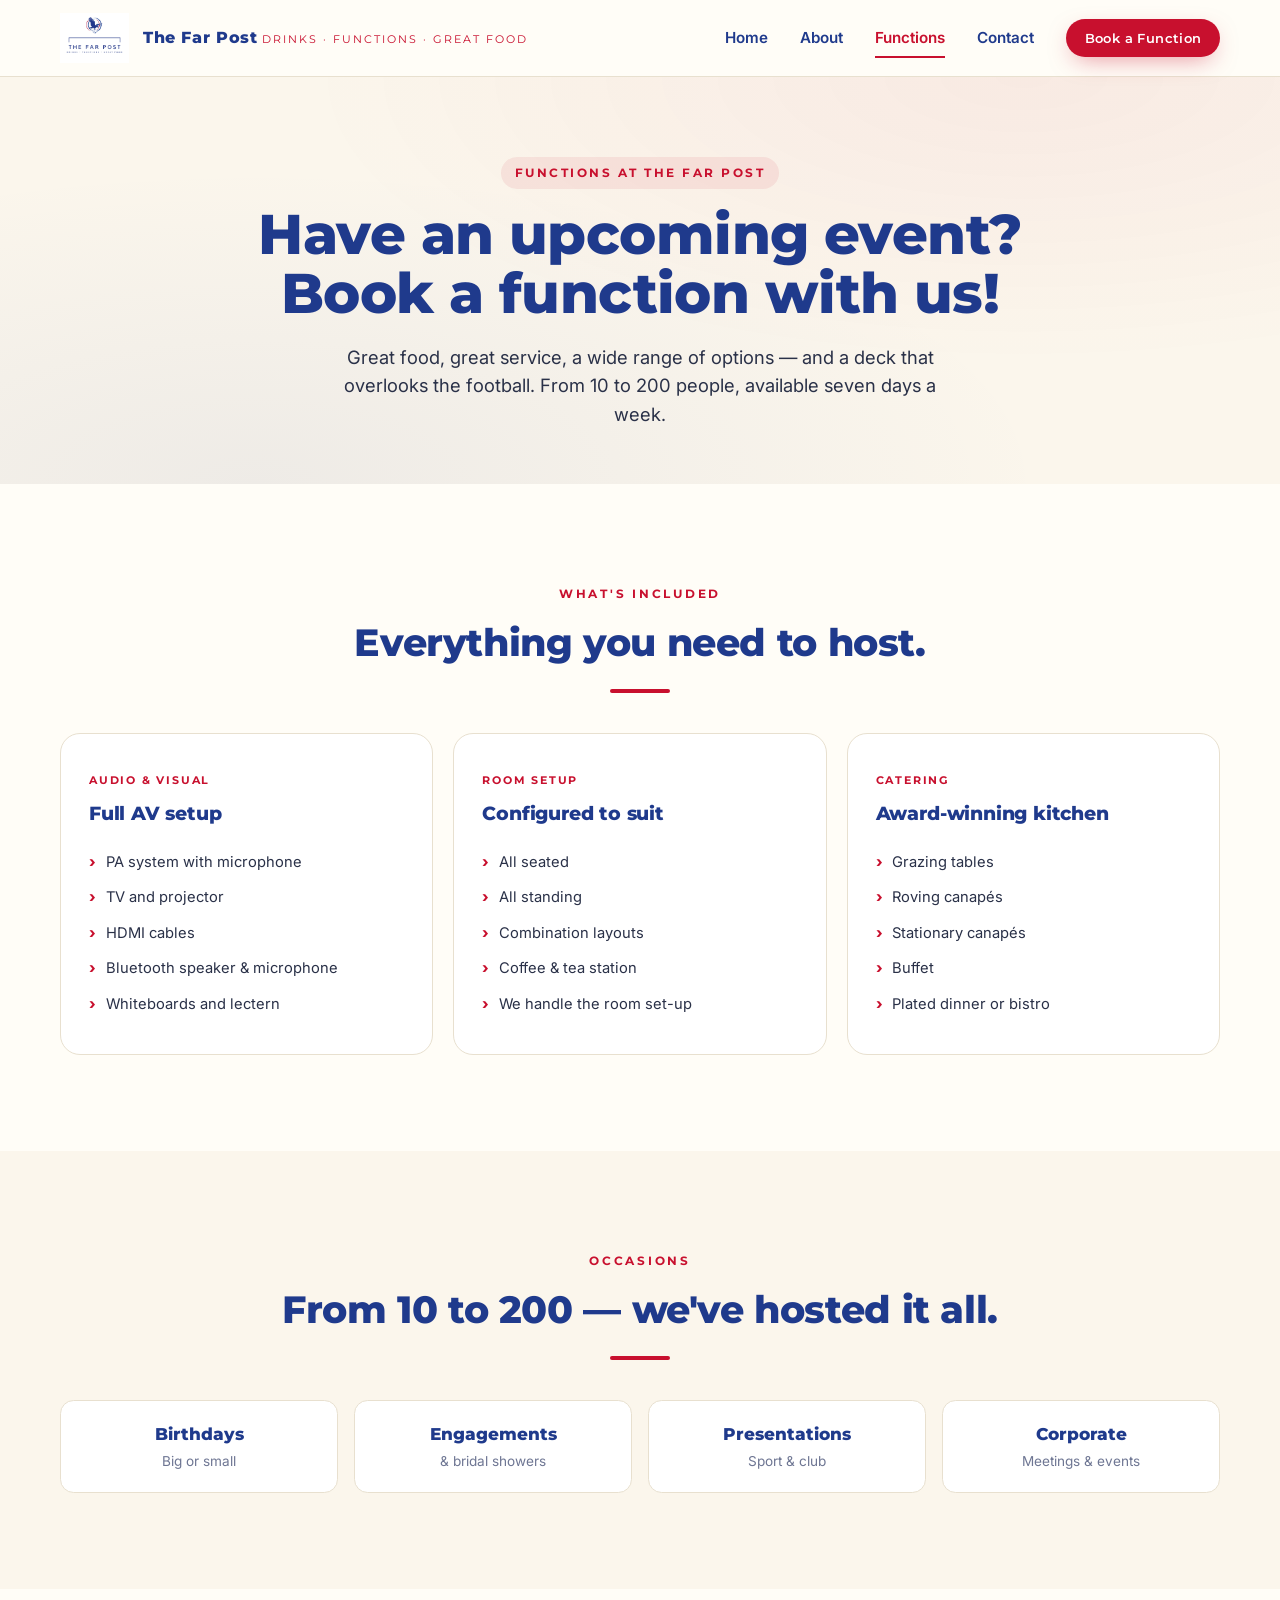
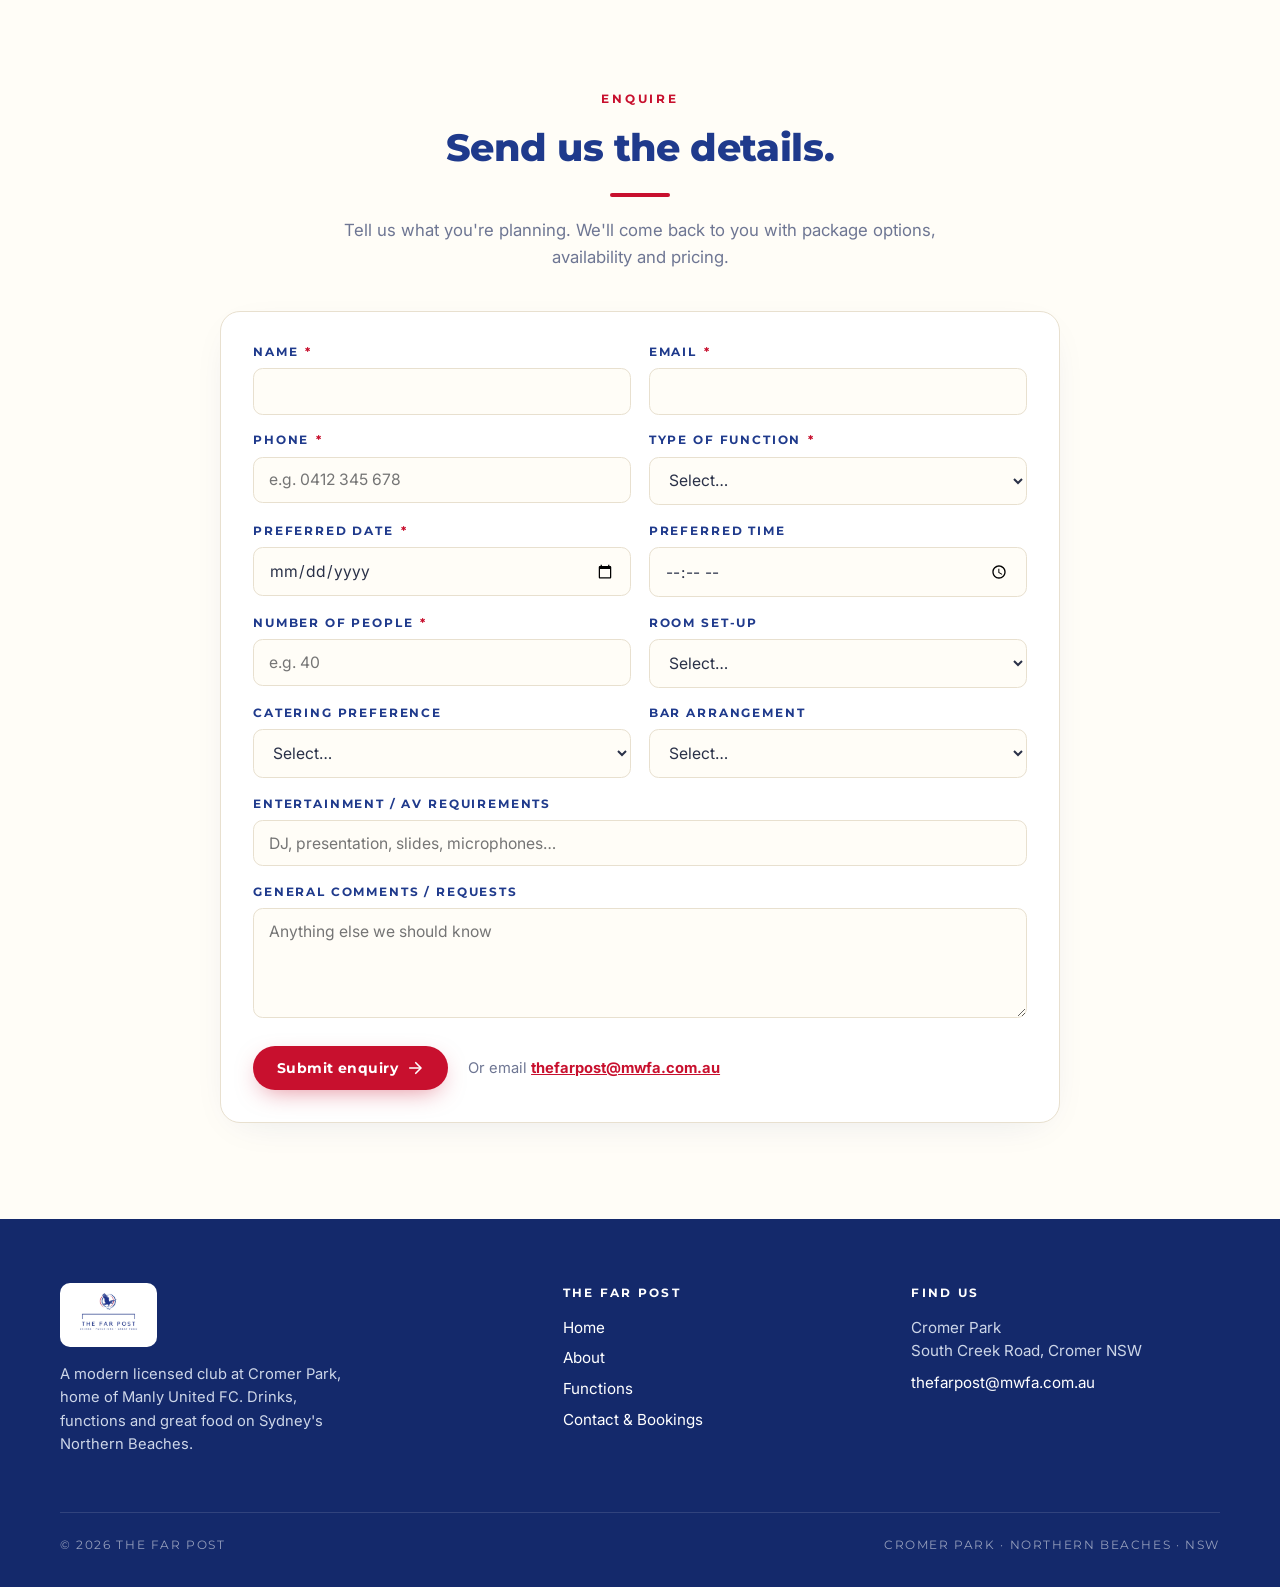
<file: functions.html>
<!DOCTYPE html>
<html lang="en-AU">
<head>
  <meta charset="UTF-8" />
  <meta name="viewport" content="width=device-width, initial-scale=1.0" />
  <title>Functions · The Far Post</title>
  <meta name="description" content="Book your next function at The Far Post — Cromer Park's modern licensed club. From 10 to 200 people, full AV, multiple catering options, seven days a week." />
  <meta name="theme-color" content="#1f3a8c" />

  <link rel="icon" type="image/png" href="images/farpost-logo.png" />

  <link rel="preconnect" href="https://fonts.googleapis.com" />
  <link rel="preconnect" href="https://fonts.gstatic.com" crossorigin />
  <link href="https://fonts.googleapis.com/css2?family=Inter:wght@400;500;600;700&family=Montserrat:ital,wght@0,500;0,600;0,700;0,800;1,600;1,700&display=swap" rel="stylesheet" />

  <link rel="stylesheet" href="css/styles.css" />
</head>
<body>

  <header class="site-header">
    <div class="container header-inner">
      <a href="index.html" class="brand-mark" aria-label="The Far Post home">
        <img src="images/farpost-logo.png" alt="" />
        <span class="wordmark">
          <span class="top">The Far Post</span>
          <span class="bot">Drinks · Functions · Great Food</span>
        </span>
      </a>
      <nav class="nav" id="nav" aria-label="Primary">
        <a href="index.html">Home</a>
        <a href="about.html">About</a>
        <a href="functions.html" class="active">Functions</a>
        <a href="contact.html">Contact</a>
        <a href="functions.html" class="btn btn-primary btn-sm">Book a Function</a>
      </nav>
      <button class="menu-toggle" id="menuToggle" aria-label="Open menu" aria-expanded="false" aria-controls="nav">
        <svg width="26" height="26" viewBox="0 0 24 24" fill="none" stroke="currentColor" stroke-width="2.2" stroke-linecap="round">
          <line x1="3" y1="6" x2="21" y2="6"/>
          <line x1="3" y1="12" x2="21" y2="12"/>
          <line x1="3" y1="18" x2="21" y2="18"/>
        </svg>
      </button>
    </div>
  </header>

  <section class="page-hero">
    <div class="container-narrow">
      <span class="eyebrow">Functions at The Far Post</span>
      <h1>Have an upcoming event?<br>Book a function with us!</h1>
      <p class="lede">
        Great food, great service, a wide range of options — and a deck that overlooks the football. From 10 to 200 people, available seven days a week.
      </p>
    </div>
  </section>

  <!-- Capabilities -->
  <section class="section section-paper">
    <div class="container">
      <div class="section-head centered">
        <span class="section-eyebrow">What's Included</span>
        <h2 class="section-title">Everything you need to host.</h2>
        <div class="divider-line"></div>
      </div>

      <div class="package-grid">
        <div class="package-card">
          <span class="package-tag">Audio &amp; Visual</span>
          <h3>Full AV setup</h3>
          <ul>
            <li>PA system with microphone</li>
            <li>TV and projector</li>
            <li>HDMI cables</li>
            <li>Bluetooth speaker &amp; microphone</li>
            <li>Whiteboards and lectern</li>
          </ul>
        </div>

        <div class="package-card">
          <span class="package-tag">Room Setup</span>
          <h3>Configured to suit</h3>
          <ul>
            <li>All seated</li>
            <li>All standing</li>
            <li>Combination layouts</li>
            <li>Coffee &amp; tea station</li>
            <li>We handle the room set-up</li>
          </ul>
        </div>

        <div class="package-card">
          <span class="package-tag">Catering</span>
          <h3>Award-winning kitchen</h3>
          <ul>
            <li>Grazing tables</li>
            <li>Roving canapés</li>
            <li>Stationary canapés</li>
            <li>Buffet</li>
            <li>Plated dinner or bistro</li>
          </ul>
        </div>
      </div>
    </div>
  </section>

  <!-- Capacity / Occasions -->
  <section class="section section-cream">
    <div class="container">
      <div class="section-head centered">
        <span class="section-eyebrow">Occasions</span>
        <h2 class="section-title">From 10 to 200 — we've hosted it all.</h2>
        <div class="divider-line"></div>
      </div>

      <div style="display: grid; grid-template-columns: 1fr; gap: 1rem;">
        <style>@media (min-width: 720px){ .occasions-grid { grid-template-columns: repeat(2, 1fr) !important; } } @media (min-width: 1024px){ .occasions-grid { grid-template-columns: repeat(4, 1fr) !important; } }</style>
        <div class="occasions-grid" style="display: grid; grid-template-columns: 1fr; gap: 1rem;">
          <div style="background: #fff; border: 1px solid var(--fp-line); border-radius: 0.85rem; padding: 1.25rem; text-align: center;">
            <div style="font-family: 'Montserrat', sans-serif; font-weight: 800; color: var(--fp-navy); font-size: 1.05rem;">Birthdays</div>
            <div style="font-size: 0.85rem; color: var(--fp-muted); margin-top: 0.25rem;">Big or small</div>
          </div>
          <div style="background: #fff; border: 1px solid var(--fp-line); border-radius: 0.85rem; padding: 1.25rem; text-align: center;">
            <div style="font-family: 'Montserrat', sans-serif; font-weight: 800; color: var(--fp-navy); font-size: 1.05rem;">Engagements</div>
            <div style="font-size: 0.85rem; color: var(--fp-muted); margin-top: 0.25rem;">&amp; bridal showers</div>
          </div>
          <div style="background: #fff; border: 1px solid var(--fp-line); border-radius: 0.85rem; padding: 1.25rem; text-align: center;">
            <div style="font-family: 'Montserrat', sans-serif; font-weight: 800; color: var(--fp-navy); font-size: 1.05rem;">Presentations</div>
            <div style="font-size: 0.85rem; color: var(--fp-muted); margin-top: 0.25rem;">Sport &amp; club</div>
          </div>
          <div style="background: #fff; border: 1px solid var(--fp-line); border-radius: 0.85rem; padding: 1.25rem; text-align: center;">
            <div style="font-family: 'Montserrat', sans-serif; font-weight: 800; color: var(--fp-navy); font-size: 1.05rem;">Corporate</div>
            <div style="font-size: 0.85rem; color: var(--fp-muted); margin-top: 0.25rem;">Meetings &amp; events</div>
          </div>
        </div>
      </div>
    </div>
  </section>

  <!-- Functions Enquiry Form -->
  <section class="section section-paper">
    <div class="container-narrow">
      <div class="section-head centered">
        <span class="section-eyebrow">Enquire</span>
        <h2 class="section-title">Send us the details.</h2>
        <div class="divider-line"></div>
        <p class="section-lead" style="margin: 0 auto;">
          Tell us what you're planning. We'll come back to you with package options, availability and pricing.
        </p>
      </div>

      <div id="formSuccess" class="form-success" role="status" aria-live="polite">
        <h3>Thanks — we've got your enquiry.</h3>
        <p style="margin: 0;">Our functions team will be in touch shortly. If you need anything sooner, email <a href="mailto:thefarpost@mwfa.com.au" style="color: var(--fp-red); font-weight: 700;">thefarpost@mwfa.com.au</a>.</p>
      </div>

      <form id="functionsForm" class="form-card" novalidate>
        <div class="form-grid">
          <div class="field">
            <label class="field-label" for="name">Name <span class="req">*</span></label>
            <input class="field-input" type="text" id="name" name="name" required autocomplete="name" />
            <div class="field-error">Please enter your name.</div>
          </div>
          <div class="field">
            <label class="field-label" for="email">Email <span class="req">*</span></label>
            <input class="field-input" type="email" id="email" name="email" required autocomplete="email" />
            <div class="field-error">Please enter a valid email address.</div>
          </div>
          <div class="field">
            <label class="field-label" for="phone">Phone <span class="req">*</span></label>
            <input class="field-input" type="tel" id="phone" name="phone" required autocomplete="tel" placeholder="e.g. 0412 345 678" />
            <div class="field-error">Please enter a contact phone.</div>
          </div>
          <div class="field">
            <label class="field-label" for="functionType">Type of function <span class="req">*</span></label>
            <select class="field-select" id="functionType" name="functionType" required>
              <option value="">Select…</option>
              <option>Birthday</option>
              <option>Engagement / Bridal Shower</option>
              <option>Wedding / Reception</option>
              <option>Corporate meeting</option>
              <option>Presentation evening</option>
              <option>Other</option>
            </select>
            <div class="field-error">Please pick a function type.</div>
          </div>
          <div class="field">
            <label class="field-label" for="date">Preferred date <span class="req">*</span></label>
            <input class="field-input" type="date" id="date" name="date" required />
            <div class="field-error">Please pick a date.</div>
          </div>
          <div class="field">
            <label class="field-label" for="time">Preferred time</label>
            <input class="field-input" type="time" id="time" name="time" />
          </div>
          <div class="field">
            <label class="field-label" for="people">Number of people <span class="req">*</span></label>
            <input class="field-input" type="number" id="people" name="people" min="1" max="300" required placeholder="e.g. 40" />
            <div class="field-error">Please enter expected numbers.</div>
          </div>
          <div class="field">
            <label class="field-label" for="setup">Room set-up</label>
            <select class="field-select" id="setup" name="setup">
              <option value="">Select…</option>
              <option>All seated</option>
              <option>All standing</option>
              <option>Combination</option>
              <option>Not sure yet</option>
            </select>
          </div>
          <div class="field">
            <label class="field-label" for="catering">Catering preference</label>
            <select class="field-select" id="catering" name="catering">
              <option value="">Select…</option>
              <option>Grazing</option>
              <option>Roving canapés</option>
              <option>Stationary canapés</option>
              <option>Buffet</option>
              <option>Plated dinner</option>
              <option>Bistro</option>
              <option>Not sure yet</option>
            </select>
          </div>
          <div class="field">
            <label class="field-label" for="bar">Bar arrangement</label>
            <select class="field-select" id="bar" name="bar">
              <option value="">Select…</option>
              <option>Tab amount</option>
              <option>Dry till (guests pay own)</option>
              <option>Spirits included</option>
              <option>Not sure yet</option>
            </select>
          </div>
          <div class="field full">
            <label class="field-label" for="entertainment">Entertainment / AV requirements</label>
            <input class="field-input" type="text" id="entertainment" name="entertainment" placeholder="DJ, presentation, slides, microphones…" />
          </div>
          <div class="field full">
            <label class="field-label" for="comments">General comments / requests</label>
            <textarea class="field-textarea" id="comments" name="comments" placeholder="Anything else we should know"></textarea>
          </div>
        </div>

        <div style="margin-top: 1.75rem; display: flex; flex-wrap: wrap; gap: 1.25rem; align-items: center;">
          <button type="submit" class="btn btn-primary btn-arrow" id="submitBtn">
            Submit enquiry
            <svg width="18" height="18" viewBox="0 0 24 24" fill="none" stroke="currentColor" stroke-width="2.2" stroke-linecap="round" stroke-linejoin="round"><path d="M5 12h14"/><path d="M13 5l7 7-7 7"/></svg>
          </button>
          <p style="font-size: 0.92rem; color: var(--fp-muted); margin: 0;">
            Or email <a href="mailto:thefarpost@mwfa.com.au?subject=The%20Far%20Post%20%E2%80%93%20Function%20Enquiry" style="color: var(--fp-red); font-weight: 700;">thefarpost@mwfa.com.au</a>
          </p>
        </div>
      </form>
    </div>
  </section>

  <footer class="site-footer">
    <div class="container">
      <div class="footer-grid">
        <div class="footer-brand">
          <img src="images/farpost-logo.png" alt="The Far Post" />
          <p class="footer-blurb">
            A modern licensed club at Cromer Park, home of Manly United FC. Drinks, functions and great food on Sydney's Northern Beaches.
          </p>
        </div>
        <div>
          <div class="footer-heading">The Far Post</div>
          <ul style="list-style: none; padding: 0; margin: 0; display: flex; flex-direction: column; gap: 0.45rem; font-size: 0.95rem;">
            <li><a href="index.html">Home</a></li>
            <li><a href="about.html">About</a></li>
            <li><a href="functions.html">Functions</a></li>
            <li><a href="contact.html">Contact &amp; Bookings</a></li>
          </ul>
        </div>
        <div>
          <div class="footer-heading">Find us</div>
          <p style="font-size: 0.95rem; margin: 0 0 0.5rem;">Cromer Park<br>South Creek Road, Cromer NSW</p>
          <p style="font-size: 0.95rem; margin: 0 0 1rem;"><a href="mailto:thefarpost@mwfa.com.au?subject=The%20Far%20Post%20%E2%80%93%20Enquiry">thefarpost@mwfa.com.au</a></p>
        </div>
      </div>
      <div class="footer-bottom">
        <div>&copy; 2026 The Far Post</div>
        <div>Cromer Park · Northern Beaches · NSW</div>
      </div>
    </div>
  </footer>

  <script src="js/main.js"></script>
  <script src="js/form.js" data-form="functionsForm" data-subject="The Far Post – Function Enquiry"></script>
</body>
</html>
</file>
<file: css/styles.css>
/* The Far Post — Cromer Park
   Sibling stack to Horizon Football Festival. Same typographic system,
   same colour discipline, but warmer and food-led. */

:root {
  --fp-navy:      #1f3a8c;
  --fp-navy-deep: #14296b;
  --fp-red:       #c8102e;
  --fp-red-deep:  #a00d24;
  --fp-cream:     #fbf6ec;
  --fp-paper:     #fffdf7;
  --fp-ink:       #1a1f2e;
  --fp-text:      #2a3148;
  --fp-muted:     #6e7693;
  --fp-line:      #e8e0cf;
  --fp-sky:       #e6eef8;
  --fp-sky-soft:  #f4f7fc;
}

* { box-sizing: border-box; }
html { scroll-behavior: smooth; }

body {
  margin: 0;
  font-family: 'Inter', system-ui, -apple-system, 'Segoe UI', Roboto, sans-serif;
  color: var(--fp-text);
  background: var(--fp-paper);
  -webkit-font-smoothing: antialiased;
  -moz-osx-font-smoothing: grayscale;
  line-height: 1.55;
}

h1, h2, h3, h4, .display {
  font-family: 'Montserrat', 'Inter', system-ui, sans-serif;
  font-weight: 800;
  letter-spacing: -0.01em;
  color: var(--fp-navy);
  margin: 0;
}

img { max-width: 100%; display: block; }
a { color: inherit; }

.eyebrow {
  display: inline-block;
  text-transform: uppercase;
  letter-spacing: 0.2em;
  font-weight: 700;
  font-size: 0.78rem;
  color: var(--fp-red);
  background: rgba(200, 16, 46, 0.08);
  padding: 0.4rem 0.85rem;
  border-radius: 9999px;
  font-family: 'Montserrat', sans-serif;
}

.section-eyebrow {
  font-family: 'Montserrat', sans-serif;
  text-transform: uppercase;
  letter-spacing: 0.22em;
  font-weight: 700;
  font-size: 0.78rem;
  color: var(--fp-red);
  display: inline-block;
  margin-bottom: 0.6rem;
}

.section-title {
  font-size: clamp(1.75rem, 3vw, 2.5rem);
  margin-bottom: 0.85rem;
}

.section-lead {
  color: var(--fp-muted);
  font-size: 1.05rem;
  max-width: 60ch;
  line-height: 1.6;
}

.divider-line {
  height: 4px;
  width: 60px;
  background: var(--fp-red);
  border-radius: 2px;
  margin: 1rem 0 1.25rem;
}

/* === Layout === */
.container { max-width: 1200px; margin: 0 auto; padding: 0 1.25rem; }
.container-wide { max-width: 1400px; margin: 0 auto; padding: 0 1.25rem; }
.container-narrow { max-width: 880px; margin: 0 auto; padding: 0 1.25rem; }

/* === Header === */
.site-header {
  position: sticky;
  top: 0;
  z-index: 50;
  backdrop-filter: saturate(160%) blur(12px);
  background: rgba(255, 253, 247, 0.88);
  border-bottom: 1px solid var(--fp-line);
}
.header-inner {
  display: flex; align-items: center; justify-content: space-between;
  height: 76px;
}
.brand-mark {
  display: flex; align-items: center; gap: 0.85rem;
  text-decoration: none;
}
.brand-mark img { height: 50px; width: auto; }
.brand-mark .wordmark {
  display: none;
  line-height: 1.05;
}
@media (min-width: 640px) {
  .brand-mark .wordmark { display: block; }
}
.brand-mark .wordmark .top {
  font-family: 'Montserrat', sans-serif;
  font-weight: 800;
  font-size: 1rem;
  color: var(--fp-navy);
  letter-spacing: 0.04em;
}
.brand-mark .wordmark .bot {
  font-family: 'Montserrat', sans-serif;
  font-size: 0.7rem;
  text-transform: uppercase;
  letter-spacing: 0.18em;
  color: var(--fp-red);
  margin-top: 3px;
}

.nav { display: flex; align-items: center; gap: 2rem; }
.nav a {
  text-decoration: none;
  color: var(--fp-navy);
  font-weight: 600;
  font-size: 0.95rem;
  position: relative;
  padding: 0.4rem 0;
  transition: color 150ms ease;
}
.nav a::after {
  content: ""; position: absolute; left: 0; right: 0; bottom: -2px;
  height: 2px; background: var(--fp-red);
  transform: scaleX(0); transform-origin: left;
  transition: transform 200ms ease;
}
.nav a:hover { color: var(--fp-red); }
.nav a:hover::after, .nav a.active::after { transform: scaleX(1); }
.nav a.active { color: var(--fp-red); }

/* Buttons inside nav: keep their button colours, don't inherit nav-link styles */
.nav a.btn { color: #fff; padding: 0.55rem 1.15rem; font-size: 0.82rem; }
.nav a.btn:hover { color: #fff; }
.nav a.btn::after { display: none; }
.nav a.btn-ghost { color: var(--fp-navy); }
.nav a.btn-ghost:hover { color: #fff; }

.menu-toggle { display: none; background: none; border: none; padding: 0.5rem; cursor: pointer; color: var(--fp-navy); }

@media (max-width: 900px) {
  .nav { display: none; }
  .menu-toggle { display: block; }
  .nav.open {
    display: flex; flex-direction: column;
    position: absolute; top: 76px; left: 0; right: 0;
    background: var(--fp-paper);
    border-bottom: 1px solid var(--fp-line);
    padding: 1.25rem 1.5rem;
    gap: 0.85rem; align-items: flex-start;
  }
}

/* === Buttons === */
.btn {
  display: inline-flex;
  align-items: center;
  gap: 0.5rem;
  font-family: 'Montserrat', sans-serif;
  font-weight: 700;
  font-size: 0.9rem;
  letter-spacing: 0.03em;
  padding: 0.8rem 1.5rem;
  border-radius: 9999px;
  text-decoration: none;
  transition: transform 150ms ease, box-shadow 200ms ease, background 150ms ease;
  border: none;
  cursor: pointer;
}
.btn-primary {
  background: var(--fp-red);
  color: #fff;
  box-shadow: 0 8px 24px -8px rgba(200,16,46,0.5);
}
.btn-primary:hover {
  background: var(--fp-red-deep);
  transform: translateY(-1px);
  box-shadow: 0 12px 28px -8px rgba(200,16,46,0.6);
}
.btn-secondary {
  background: var(--fp-navy);
  color: #fff;
}
.btn-secondary:hover {
  background: var(--fp-navy-deep);
  transform: translateY(-1px);
}
.btn-ghost {
  background: transparent;
  color: var(--fp-navy);
  border: 2px solid var(--fp-navy);
}
.btn-ghost:hover {
  background: var(--fp-navy);
  color: #fff;
}
.btn-ghost-light {
  background: transparent;
  color: #fff;
  border: 2px solid rgba(255,255,255,0.5);
}
.btn-ghost-light:hover { background: #fff; color: var(--fp-navy); }
.btn-arrow svg { transition: transform 200ms ease; }
.btn-arrow:hover svg { transform: translateX(3px); }
.btn-sm { padding: 0.55rem 1.15rem; font-size: 0.82rem; }

/* === Hero === */
.hero {
  position: relative;
  overflow: hidden;
  isolation: isolate;
  background: var(--fp-cream);
}
.hero-bg {
  position: absolute; inset: 0; z-index: 0;
  background:
    radial-gradient(ellipse at 80% 0%, rgba(200, 16, 46, 0.05) 0%, transparent 50%),
    radial-gradient(ellipse at 20% 100%, rgba(31, 58, 140, 0.06) 0%, transparent 55%),
    linear-gradient(180deg, var(--fp-cream) 0%, #f9f3e5 100%);
}
.hero-content {
  position: relative;
  z-index: 2;
  padding: 5rem 0 5rem;
}
@media (min-width: 768px) { .hero-content { padding: 7rem 0 6rem; } }

.hero-grid {
  display: grid;
  grid-template-columns: 1fr;
  gap: 3rem;
  align-items: center;
}
@media (min-width: 880px) {
  .hero-grid { grid-template-columns: 1fr 1fr; gap: 4rem; }
}

.hero h1 {
  font-size: clamp(2.5rem, 5.5vw, 4.25rem);
  line-height: 1.05;
  margin: 1.25rem 0 1.5rem;
}
.hero h1 em {
  font-style: italic;
  font-weight: 700;
  color: var(--fp-red);
}
.hero .lede {
  font-size: clamp(1.1rem, 1.4vw, 1.25rem);
  color: var(--fp-text);
  max-width: 38rem;
  line-height: 1.55;
}
.hero-cta-row {
  display: flex; flex-wrap: wrap; gap: 0.85rem;
  margin-top: 2rem;
}

.hero-image-frame {
  position: relative;
  aspect-ratio: 4 / 5;
  border-radius: 1.5rem;
  overflow: hidden;
  box-shadow: 0 30px 60px -30px rgba(20,41,107,0.5);
}
.hero-image-frame img {
  width: 100%; height: 100%;
  object-fit: cover;
}
.hero-image-frame::after {
  content: "";
  position: absolute; inset: 0;
  background: linear-gradient(180deg, rgba(20,41,107,0.0) 60%, rgba(20,41,107,0.30) 100%);
  pointer-events: none;
}
@media (min-width: 880px) {
  .hero-image-frame { aspect-ratio: 4 / 5; }
}

/* Hours pill on hero */
.hours-pill {
  display: inline-flex;
  align-items: center;
  gap: 0.6rem;
  background: #fff;
  border: 1px solid var(--fp-line);
  border-radius: 999px;
  padding: 0.5rem 1rem;
  font-size: 0.88rem;
  margin-top: 1.5rem;
  color: var(--fp-navy);
  font-weight: 600;
  box-shadow: 0 4px 16px -6px rgba(20,41,107,0.18);
}
.hours-pill::before {
  content: "";
  width: 8px; height: 8px; border-radius: 50%;
  background: #2ea44f;
  box-shadow: 0 0 0 4px rgba(46,164,79,0.18);
}
.hours-pill.closed::before { background: #d9534f; box-shadow: 0 0 0 4px rgba(217,83,79,0.18); }

/* === Page hero (About/Functions/Contact) === */
.page-hero {
  background: var(--fp-cream);
  padding: 5rem 0 3.5rem;
  text-align: center;
  position: relative;
  isolation: isolate;
}
.page-hero::before {
  content: "";
  position: absolute; inset: 0;
  background:
    radial-gradient(ellipse at 80% 0%, rgba(200, 16, 46, 0.05) 0%, transparent 50%),
    radial-gradient(ellipse at 20% 100%, rgba(31, 58, 140, 0.06) 0%, transparent 55%);
  z-index: -1;
}
.page-hero h1 {
  font-size: clamp(2.25rem, 4.5vw, 3.5rem);
  line-height: 1.05;
  margin: 1rem 0 1.25rem;
}
.page-hero .lede {
  font-size: 1.15rem;
  color: var(--fp-text);
  max-width: 38rem;
  margin: 0 auto;
  line-height: 1.55;
}

/* === Section base === */
.section { padding: 4.5rem 0; }
@media (min-width: 768px) { .section { padding: 6rem 0; } }
.section-tight { padding: 3rem 0; }
.section-paper { background: var(--fp-paper); }
.section-cream { background: var(--fp-cream); }
.section-white { background: #fff; }
.section-navy { background: linear-gradient(135deg, var(--fp-navy) 0%, var(--fp-navy-deep) 100%); color: #fff; }
.section-navy h1, .section-navy h2, .section-navy h3 { color: #fff; }
.section-navy .section-lead { color: #cdd6e8; }

.section-head { margin-bottom: 2.5rem; }
.section-head.centered { text-align: center; margin-left: auto; margin-right: auto; max-width: 760px; }
.section-head.centered .divider-line { margin-left: auto; margin-right: auto; }

/* === Hours card === */
.hours-card {
  background: #fff;
  border: 1px solid var(--fp-line);
  border-radius: 1.25rem;
  padding: 2rem;
  box-shadow: 0 10px 40px -20px rgba(20,41,107,0.18);
}
.hours-list { list-style: none; padding: 0; margin: 0; }
.hours-list li {
  display: flex;
  justify-content: space-between;
  align-items: center;
  padding: 0.85rem 0;
  border-top: 1px solid var(--fp-line);
  font-size: 1rem;
}
.hours-list li:first-child { border-top: none; padding-top: 0; }
.hours-list li:last-child { padding-bottom: 0; }
.hours-list .day {
  font-weight: 700;
  color: var(--fp-navy);
  font-family: 'Montserrat', sans-serif;
  text-transform: uppercase;
  letter-spacing: 0.08em;
  font-size: 0.88rem;
}
.hours-list .time { color: var(--fp-text); font-weight: 500; }
.hours-note {
  font-size: 0.92rem;
  color: var(--fp-muted);
  font-style: italic;
  margin-top: 1.25rem;
  padding-top: 1.25rem;
  border-top: 1px solid var(--fp-line);
}

/* === Feature cards (functions teaser, etc.) === */
.feature-card {
  background: #fff;
  border: 1px solid var(--fp-line);
  border-radius: 1.25rem;
  overflow: hidden;
  transition: transform 200ms ease, box-shadow 200ms ease;
  display: flex; flex-direction: column;
}
.feature-card:hover {
  transform: translateY(-3px);
  box-shadow: 0 20px 40px -20px rgba(20,41,107,0.25);
}
.feature-card .feature-image {
  aspect-ratio: 16 / 10;
  background-size: cover;
  background-position: center;
}
.feature-card .feature-body { padding: 1.75rem; flex: 1; display: flex; flex-direction: column; }
.feature-card h3 {
  font-size: 1.3rem;
  margin-bottom: 0.5rem;
}
.feature-card p { color: var(--fp-text); margin-bottom: 1.25rem; flex: 1; }

/* === What's On === */
.event-grid {
  display: grid;
  grid-template-columns: 1fr;
  gap: 1.25rem;
}
@media (min-width: 720px) { .event-grid { grid-template-columns: repeat(2, 1fr); } }
@media (min-width: 1000px) { .event-grid { grid-template-columns: repeat(3, 1fr); } }
.event-card {
  background: #fff;
  border: 1px solid var(--fp-line);
  border-radius: 1rem;
  padding: 1.5rem;
  display: flex; gap: 1rem;
  transition: transform 200ms ease, box-shadow 200ms ease;
}
.event-card:hover {
  transform: translateY(-2px);
  box-shadow: 0 14px 32px -16px rgba(20,41,107,0.20);
}
.event-date {
  flex: none;
  width: 64px;
  border-radius: 0.6rem;
  background: linear-gradient(135deg, var(--fp-navy), var(--fp-navy-deep));
  color: #fff;
  text-align: center;
  padding: 0.6rem 0.5rem;
  font-family: 'Montserrat', sans-serif;
}
.event-date .month {
  text-transform: uppercase;
  font-size: 0.7rem;
  letter-spacing: 0.12em;
  font-weight: 700;
  opacity: 0.85;
}
.event-date .day {
  font-size: 1.65rem;
  font-weight: 800;
  line-height: 1;
  margin-top: 0.25rem;
}
.event-card h3 {
  font-size: 1.05rem;
  margin-bottom: 0.35rem;
}
.event-card .event-meta {
  font-family: 'Montserrat', sans-serif;
  font-size: 0.72rem;
  text-transform: uppercase;
  letter-spacing: 0.14em;
  color: var(--fp-red);
  margin-bottom: 0.4rem;
  font-weight: 700;
}
.event-card p {
  font-size: 0.92rem;
  color: var(--fp-text);
  margin: 0;
  line-height: 1.5;
}

/* === Photo gallery (About) === */
.photo-grid {
  display: grid;
  grid-template-columns: 1fr;
  gap: 1rem;
}
@media (min-width: 720px) {
  .photo-grid {
    grid-template-columns: repeat(3, 1fr);
    grid-auto-rows: minmax(180px, auto);
  }
}
.photo-tile {
  border-radius: 1rem;
  overflow: hidden;
  background-size: cover;
  background-position: center;
  aspect-ratio: 4 / 3;
}
.photo-tile.tall { grid-row: span 2; aspect-ratio: 3 / 4; }
@media (max-width: 719px) { .photo-tile.tall { grid-row: span 1; aspect-ratio: 4 / 3; } }

/* === Functions packages === */
.package-grid {
  display: grid;
  grid-template-columns: 1fr;
  gap: 1.25rem;
}
@media (min-width: 720px) { .package-grid { grid-template-columns: repeat(2, 1fr); } }
@media (min-width: 1024px) { .package-grid { grid-template-columns: repeat(3, 1fr); } }
.package-card {
  background: #fff;
  border: 1px solid var(--fp-line);
  border-radius: 1.25rem;
  padding: 2rem 1.75rem;
  position: relative;
  transition: transform 200ms ease, box-shadow 200ms ease;
}
.package-card:hover {
  transform: translateY(-2px);
  box-shadow: 0 20px 40px -20px rgba(20,41,107,0.22);
}
.package-card h3 {
  font-size: 1.2rem;
  margin: 0.5rem 0 0.75rem;
}
.package-card .package-tag {
  font-family: 'Montserrat', sans-serif;
  font-size: 0.7rem;
  text-transform: uppercase;
  letter-spacing: 0.16em;
  color: var(--fp-red);
  font-weight: 700;
}
.package-card ul { list-style: none; padding: 0; margin: 1rem 0 0; }
.package-card ul li {
  font-size: 0.92rem;
  padding: 0.4rem 0;
  display: flex; gap: 0.6rem;
  color: var(--fp-text);
}
.package-card ul li::before {
  content: "›";
  color: var(--fp-red);
  font-weight: 800;
  flex: none;
}

/* === Form (Functions/Contact) === */
.form-card {
  background: #fff;
  border: 1px solid var(--fp-line);
  border-radius: 1.25rem;
  padding: 2rem;
  box-shadow: 0 10px 40px -20px rgba(20,41,107,0.15);
}
@media (max-width: 600px) { .form-card { padding: 1.5rem; } }
.form-grid { display: grid; grid-template-columns: 1fr; gap: 1.1rem; }
@media (min-width: 640px) { .form-grid { grid-template-columns: 1fr 1fr; } }
.form-grid .full { grid-column: 1 / -1; }
.field { display: flex; flex-direction: column; }
.field-label {
  font-family: 'Montserrat', sans-serif;
  font-size: 0.72rem;
  text-transform: uppercase;
  letter-spacing: 0.16em;
  color: var(--fp-navy);
  margin-bottom: 0.4rem;
  font-weight: 700;
}
.field-label .req { color: var(--fp-red); margin-left: 2px; }
.field-input,
.field-select,
.field-textarea {
  font-family: 'Inter', sans-serif;
  font-size: 0.98rem;
  padding: 0.8rem 0.95rem;
  border: 1px solid var(--fp-line);
  border-radius: 0.6rem;
  background: var(--fp-paper);
  color: var(--fp-text);
  transition: border-color 150ms, box-shadow 150ms;
  font-family: inherit;
}
.field-input:focus,
.field-select:focus,
.field-textarea:focus {
  outline: none;
  border-color: var(--fp-navy);
  background: #fff;
  box-shadow: 0 0 0 3px rgba(31,58,140,0.12);
}
.field-textarea { min-height: 110px; resize: vertical; }
.field-help { font-size: 0.82rem; color: var(--fp-muted); margin-top: 0.3rem; }
.field-error {
  display: none;
  font-family: 'Montserrat', sans-serif;
  font-size: 0.72rem;
  font-weight: 600;
  color: var(--fp-red);
  margin-top: 0.4rem;
}
.field-input.is-invalid,
.field-select.is-invalid,
.field-textarea.is-invalid {
  border-color: var(--fp-red);
  background: rgba(200,16,46,0.04);
}
.field-input.is-invalid + .field-error,
.field-select.is-invalid + .field-error,
.field-textarea.is-invalid + .field-error { display: block; }

.form-success {
  display: none;
  background: linear-gradient(135deg, #ecf7ee, #d8eedb);
  border: 1px solid #9bcfa3;
  color: #1f5d2c;
  padding: 1.5rem;
  border-radius: 1rem;
  margin-bottom: 1.5rem;
}
.form-success.show { display: block; }
.form-success h3 { color: #1e5e2c; margin-bottom: 0.5rem; }

/* === Membership card === */
.membership-card {
  background: linear-gradient(135deg, var(--fp-navy), var(--fp-navy-deep));
  color: #fff;
  border-radius: 1.25rem;
  padding: 2rem;
  position: relative;
  overflow: hidden;
}
.membership-card::before {
  content: "";
  position: absolute;
  top: 0; right: 0;
  width: 200px; height: 200px;
  background: radial-gradient(circle, rgba(200,16,46,0.35), transparent 65%);
  pointer-events: none;
}
.membership-card h3 {
  font-size: 1.4rem;
  color: #fff;
  position: relative;
}
.membership-card .price-row {
  display: flex; gap: 2rem;
  margin: 1.5rem 0;
  position: relative;
}
.membership-card .price-row .price {
  font-family: 'Montserrat', sans-serif;
  font-weight: 800;
  font-size: 2.2rem;
  color: #fff;
  line-height: 1;
}
.membership-card .price-row .price-sub {
  font-size: 0.78rem;
  text-transform: uppercase;
  letter-spacing: 0.14em;
  color: rgba(255,255,255,0.7);
  margin-top: 0.4rem;
  font-weight: 700;
}
.membership-card .perk {
  font-size: 0.95rem;
  color: rgba(255,255,255,0.92);
  position: relative;
}

/* === Mobile menu utilities === */
.mobile-menu { display: none; }
.mobile-menu.open { display: block; }

/* === Footer === */
.site-footer {
  background: var(--fp-navy-deep);
  color: #cdd6e8;
  padding: 4rem 0 2rem;
}
.site-footer a { color: #fff; text-decoration: none; }
.site-footer a:hover { color: #ffd1d8; }
.footer-grid {
  display: grid;
  grid-template-columns: 1.5fr 1fr 1fr;
  gap: 2.5rem;
  padding-bottom: 2.5rem;
  border-bottom: 1px solid rgba(255,255,255,0.12);
}
@media (max-width: 768px) {
  .footer-grid { grid-template-columns: 1fr; }
}
.footer-heading {
  font-family: 'Montserrat', sans-serif;
  font-size: 0.78rem;
  text-transform: uppercase;
  letter-spacing: 0.18em;
  color: #fff;
  margin-bottom: 0.85rem;
  font-weight: 700;
}
.footer-brand img {
  height: 64px;
  background: #fff;
  border-radius: 10px;
  padding: 0.4rem 0.8rem;
  margin-bottom: 1rem;
}
.footer-blurb { font-size: 0.92rem; line-height: 1.6; max-width: 32ch; }
.footer-bottom {
  display: flex;
  justify-content: space-between;
  align-items: center;
  flex-wrap: wrap;
  gap: 1rem;
  margin-top: 1.5rem;
  font-family: 'Montserrat', sans-serif;
  font-size: 0.72rem;
  letter-spacing: 0.14em;
  text-transform: uppercase;
  color: rgba(255,255,255,0.55);
}

/* === Animations === */
@keyframes rise {
  from { opacity: 0; transform: translateY(12px); }
  to   { opacity: 1; transform: translateY(0); }
}
.rise { animation: rise 600ms ease both; }
.rise.d1 { animation-delay: 80ms; }
.rise.d2 { animation-delay: 160ms; }
.rise.d3 { animation-delay: 240ms; }
.rise.d4 { animation-delay: 320ms; }

@media (prefers-reduced-motion: reduce) {
  *, *::before, *::after {
    animation-duration: 0.01ms !important;
    animation-iteration-count: 1 !important;
    transition-duration: 0.01ms !important;
    scroll-behavior: auto !important;
  }
}
</file>
